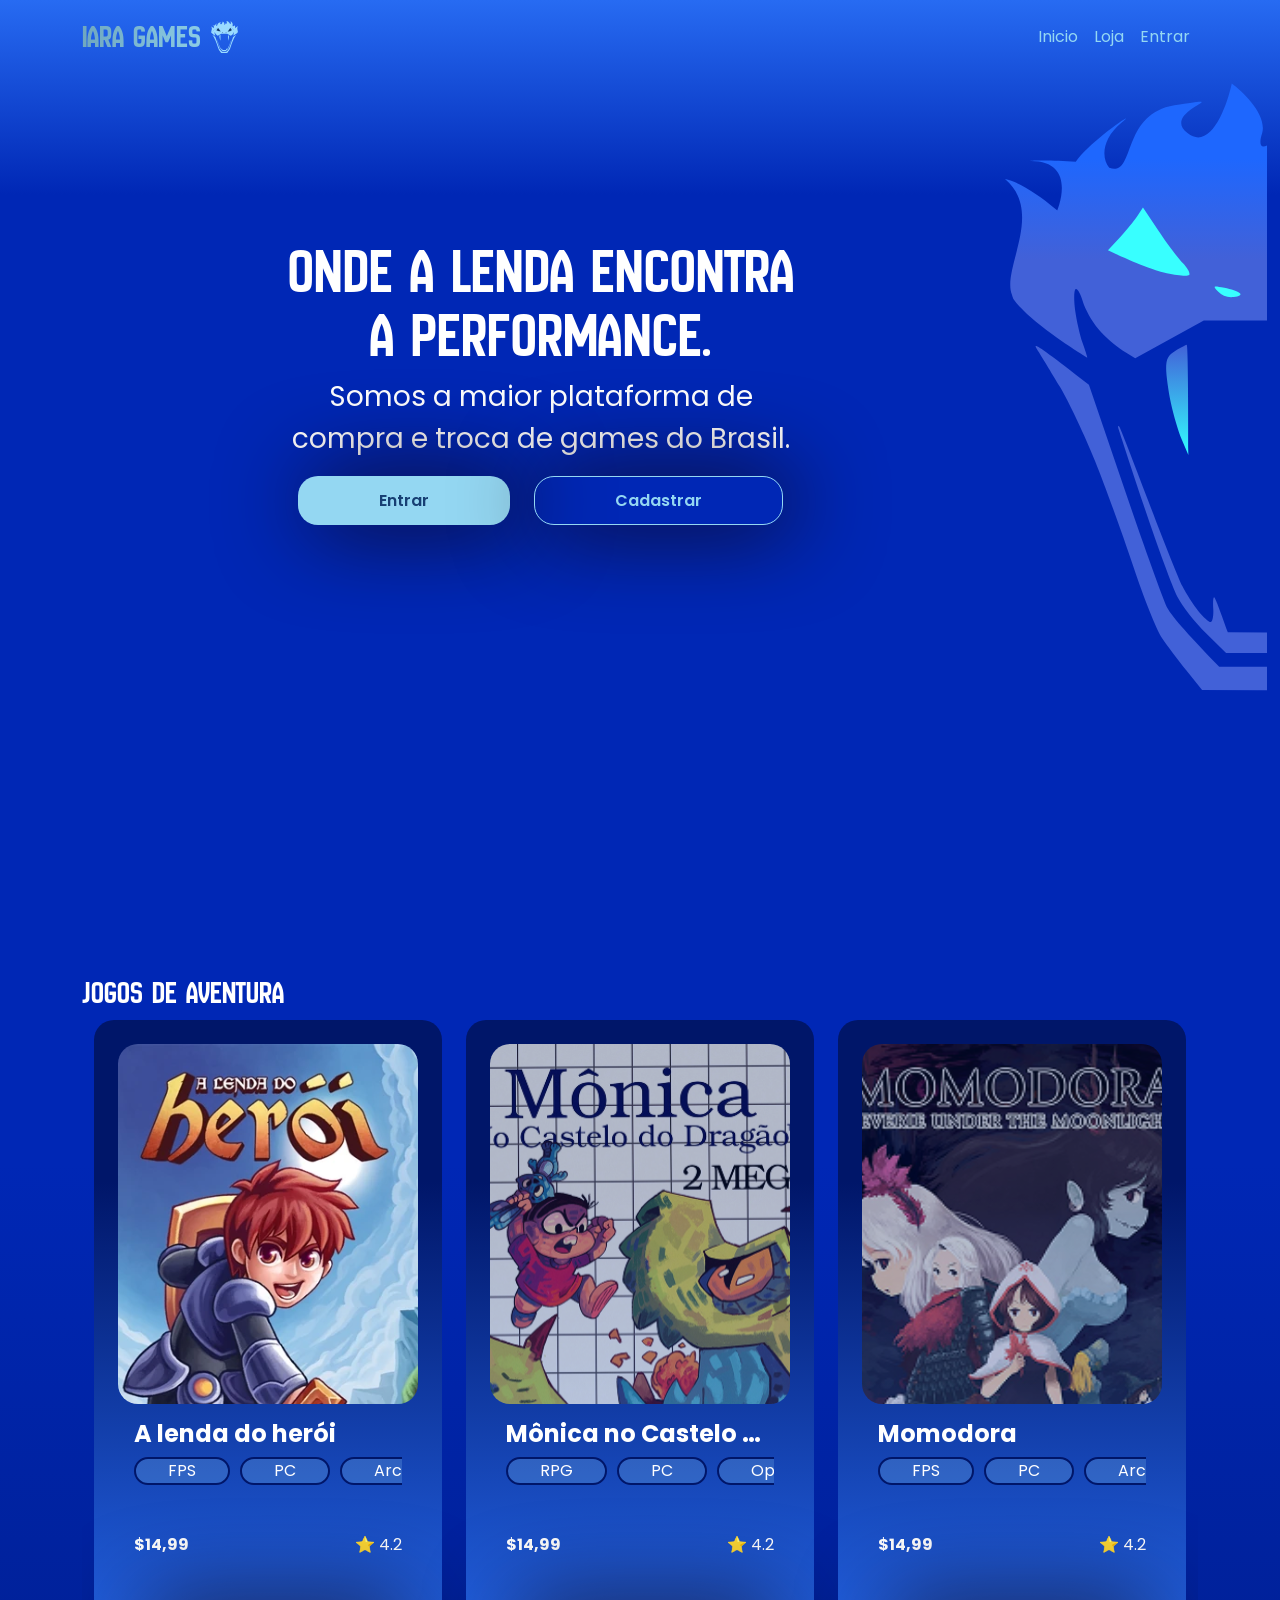
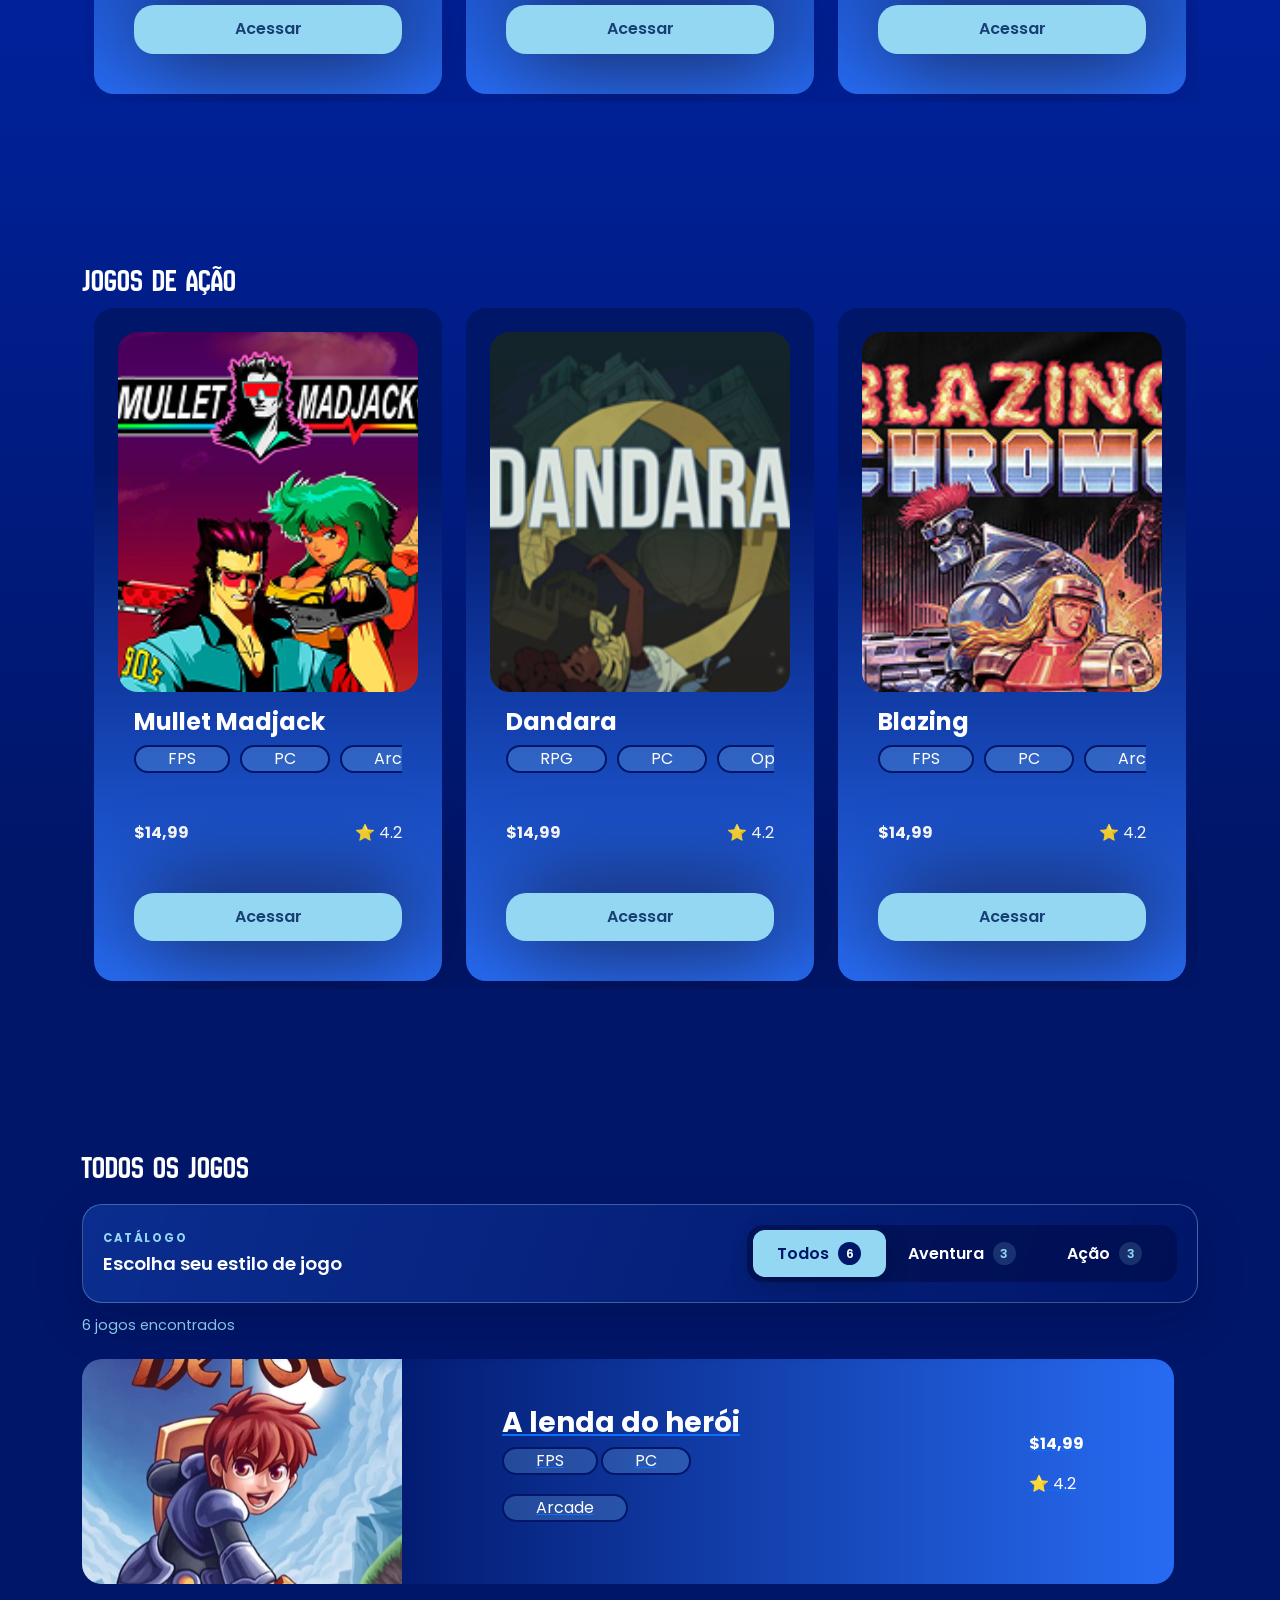
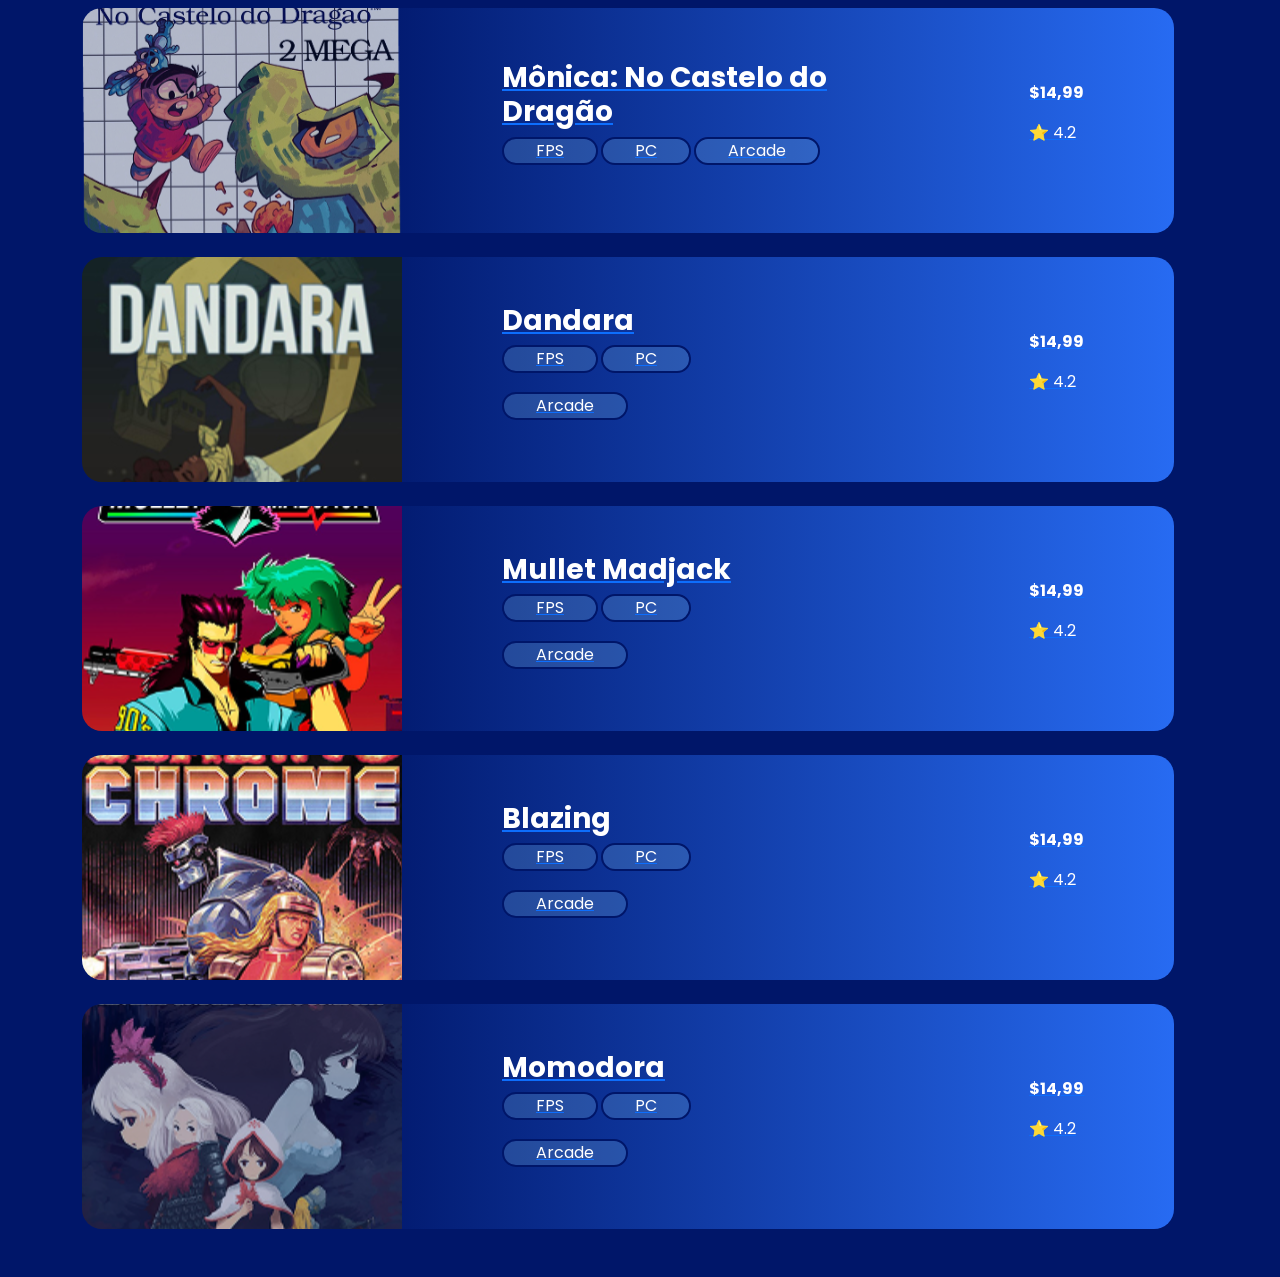
<file: index.html>
<!doctype html> <!--tipo de html a ser usado (html5)-->
<html lang="pt-br"> <!--definindo o idioma do site-->

<head>

    <meta charset="utf-8"> <!--conjunto de caracteres-->

    <!--responsividade (leitura do tamanho da tela)-->
    <meta name="viewport" content="width=device-width, initial-scale=1">

    <!-- linkando o html com o css -->
    <link rel="stylesheet" href="Assets/CSS/general-style.css">
    <link rel="stylesheet" href="Assets/CSS/index-style.css">

    <!-- fonte dos títulos e textos -->
    <link rel="preconnect" href="https://fonts.googleapis.com">
    <link rel="preconnect" href="https://fonts.gstatic.com" crossorigin>
    <link
        href="https://fonts.googleapis.com/css2?family=New+Amsterdam&family=Poppins:ital,wght@0,100;0,200;0,300;0,400;0,500;0,600;0,700;0,800;0,900;1,100;1,200;1,300;1,400;1,500;1,600;1,700;1,800;1,900&display=swap"
        rel="stylesheet">

    <!-- icone da pagina -->
    <link rel="icon" href="Assets/Images/favicon.ico" type="image/x-icon">

    <!-- linkando o bootstrap -->
    <link href="https://cdn.jsdelivr.net/npm/bootstrap@5.3.8/dist/css/bootstrap.min.css" rel="stylesheet"
        integrity="sha384-sRIl4kxILFvY47J16cr9ZwB07vP4J8+LH7qKQnuqkuIAvNWLzeN8tE5YBujZqJLB" crossorigin="anonymous">

    <title>Iara Games</title>

</head>

<body>
    <header>
        <!-- cabecalho -->
        <nav class="navbar navbar-expand-lg">
            <div class="container container-fluid">
                <a class="navbar-brand" href="#">
                    <span>Iara Games</span>
                    <img src="Assets/images/logo.svg" alt="Logo Iara Games">
                </a>
                <div class="collapse navbar-collapse" id="navbarText">
                    <ul class="navbar-nav ms-auto mb-lg-0">
                        <li class="nav-item">
                            <a class="nav-link" aria-current="page" href="#">Inicio</a>
                        </li>
                        <li class="nav-item">
                            <a class="nav-link" href="#">Loja</a>
                        </li>
                        <li class="nav-item">
                            <a class="nav-link" href="#">Entrar</a>
                        </li>
                    </ul>
                </div>
            </div>
        </nav>
        <!-- fim do cabecalho -->

        <!-- hero -->
        <div class="hero">
            <div class="hero-container">
                <div class="row justify-content-center text-hero-container">
                    <div class="col-lg-7 text-center hero-content">
                        <h1 class="hero-title">
                            Onde a lenda encontra a performance.
                        </h1>
                        <p class="hero-text">
                            Somos a maior plataforma de compra e troca de games do Brasil.
                        </p>
                        <div class="d-flex justify-content-center gap-4">
                            <a href="#" class="btn button-primary">
                                Entrar
                            </a>
                            <a href="Assets/pages/form.html" class="btn button-secondary">
                                Cadastrar
                            </a>
                        </div>
                    </div>
                </div>
                <img src="Assets/images/bg-hero.svg" alt="Logo do Iara Games">
            </div>
        </div>
    </header>

    <main>
        <!-- jogos de aventura -->
        <section class="store-section">
            <div class="container">
                <h2 class="section-title">
                    Jogos de aventura
                </h2>
                <!-- LINHA -->
                <div class="container-sm">
                    <div class="row flex-nowrap overflow-auto g-4 pb-2 games-row">

                        <!-- CARD 1 -->
                        <div class="col-10 col-sm-8 col-md-5 col-lg-4 flex-shrink-0">
                            <div class="card game-card">
                                <div class="bg-image-card-1"></div>

                                <div class="card-body">
                                    <div>
                                        <h3 class="game-title">
                                            A lenda do herói
                                        </h3>

                                        <div class="game-tags">
                                            <p class="tags">FPS</p>
                                            <p class="tags">PC</p>
                                            <p class="tags">Arcade</p>
                                        </div>
                                    </div>

                                    <div class="game-info">
                                        <p class="game-price">$14,99</p>
                                        <p class="game-rating">⭐ 4.2</p>
                                    </div>

                                    <a href="Assets/pages/gamespage/lenda-do-heroi.html"
                                        class="btn button-primary access-game-btn">
                                        Acessar
                                    </a>
                                </div>
                            </div>
                        </div>

                        <!-- CARD 2 -->
                        <div class="col-10 col-sm-8 col-md-5 col-lg-4 flex-shrink-0">
                            <div class="card game-card">
                                <div class="bg-image-card-3"></div>

                                <div class="card-body">
                                    <div>
                                        <h3 class="game-title">
                                            Mônica no Castelo do Dragão
                                        </h3>

                                        <div class="game-tags">
                                            <p class="tags">RPG</p>
                                            <p class="tags">PC</p>
                                            <p class="tags">Open World</p>
                                        </div>
                                    </div>

                                    <div class="game-info">
                                        <p class="game-price">$14,99</p>
                                        <p class="game-rating">⭐ 4.2</p>
                                    </div>

                                    <a href="Assets/pages/gamespage/monica-game.html"
                                        class="btn button-primary access-game-btn">
                                        Acessar
                                    </a>
                                </div>
                            </div>
                        </div>

                        <!-- CARD 3 -->
                        <div class="col-10 col-sm-8 col-md-5 col-lg-4 flex-shrink-0">
                            <div class="card game-card">
                                <div class="bg-image-card-6"></div>

                                <div class="card-body">
                                    <div>
                                        <h3 class="game-title">
                                            Momodora
                                        </h3>

                                        <div class="game-tags">
                                            <p class="tags">FPS</p>
                                            <p class="tags">PC</p>
                                            <p class="tags">Arcade</p>
                                        </div>
                                    </div>

                                    <div class="game-info">
                                        <p class="game-price">$14,99</p>
                                        <p class="game-rating">⭐ 4.2</p>
                                    </div>

                                    <a href="Assets/pages/gamespage/momodora.html"
                                        class="btn button-primary access-game-btn">
                                        Acessar
                                    </a>
                                </div>
                            </div>
                        </div>

                    </div>
                </div>
            </div>
        </section>

        <!-- jogos de ação -->

        <section class="store-section">
            <div class="container">
                <h2 class="section-title">
                    Jogos de ação
                </h2>
                <!-- LINHA -->
                <div class="container-sm">
                    <div class="row flex-nowrap overflow-auto g-4 pb-2 games-row">
                        <!-- CARD -->
                        <div class="col-10 col-sm-8 col-md-5 col-lg-4 flex-shrink-0">
                            <div class="card game-card">
                                <div class="bg-image-card-4"></div>
                                <div class="card-body">
                                    <div>
                                        <h3 class="game-title">
                                            Mullet Madjack
                                        </h3>
                                        <div class="game-tags">
                                            <p class="tags">FPS</p>
                                            <p class="tags">PC</p>
                                            <p class="tags">Arcade</p>
                                        </div>
                                    </div>
                                    <div class="game-info">
                                        <p class="game-price">
                                            $14,99
                                        </p>
                                        <p class="game-rating">
                                            ⭐ 4.2
                                        </p>
                                    </div>
                                    <a href="Assets/pages/gamespage/mullet-madjack-game.html"
                                        class="btn button-primary access-game-btn">
                                        Acessar
                                    </a>
                                </div>
                            </div>
                        </div>


                        <div class="col-10 col-sm-8 col-md-5 col-lg-4 flex-shrink-0">
                            <div class="card game-card">
                                <div class="bg-image-card-2"></div>
                                <div class="card-body">
                                    <div>
                                        <h3 class="game-title">
                                            Dandara
                                        </h3>
                                        <div class="game-tags">
                                            <p class="tags">RPG</p>
                                            <p class="tags">PC</p>
                                            <p class="tags">Open World</p>
                                        </div>
                                    </div>
                                    <div class="game-info">
                                        <p class="game-price">
                                            $14,99
                                        </p>
                                        <p class="game-rating">
                                            ⭐ 4.2
                                        </p>
                                    </div>
                                    <a href="Assets/pages/gamespage/dandara-game.html"
                                        class="btn button-primary access-game-btn">
                                        Acessar
                                    </a>
                                </div>
                            </div>
                        </div>

                        <div class="col-10 col-sm-8 col-md-5 col-lg-4 flex-shrink-0">
                            <!-- CARD -->
                            <div class="card game-card">
                                <div class="bg-image-card-5"></div>
                                <div class="card-body">
                                    <div>
                                        <h3 class="game-title">
                                            Blazing
                                        </h3>
                                        <div class="game-tags">
                                            <p class="tags">FPS</p>
                                            <p class="tags">PC</p>
                                            <p class="tags">Arcade</p>
                                        </div>
                                    </div>
                                    <div class="game-info">
                                        <p class="game-price">
                                            $14,99
                                        </p>
                                        <p class="game-rating">
                                            ⭐ 4.2
                                        </p>
                                    </div>
                                    <a href="Assets/pages/gamespage/blazing-game.html"
                                        class="btn button-primary access-game-btn">
                                        Acessar
                                    </a>
                                </div>
                            </div>
                        </div>
                    </div>


                </div>
            </div>
        </section>


        <section class="games-list-section mb-5">
            <div class="container">
                <h2 class="section-title">
                    Todos os jogos
                </h2>

                <div class="category-filter" aria-labelledby="category-filter-title">
                    <div class="category-filter__intro">
                        <span class="category-filter__eyebrow">CATÁLOGO</span>
                        <p id="category-filter-title">Escolha seu estilo de jogo</p>
                    </div>

                    <div class="category-filter__options" role="group" aria-label="Filtrar jogos por categoria">
                        <button type="button" class="category-filter__button is-active" data-category-filter="todos"
                            aria-pressed="true">
                            Todos <span>6</span>
                        </button>
                        <button type="button" class="category-filter__button" data-category-filter="aventura"
                            aria-pressed="false">
                            Aventura <span>3</span>
                        </button>
                        <button type="button" class="category-filter__button" data-category-filter="acao"
                            aria-pressed="false">
                            Ação <span>3</span>
                        </button>
                    </div>
                </div>

                <p class="category-filter__result" aria-live="polite" aria-atomic="true">6 jogos encontrados</p>

                <!-- LISTA HORIZONTAL -->
                <div class="row g-4 container-sm">
                    <!-- ITEM -->
                    <a href="Assets/pages/gamespage/lenda-do-heroi.html" class="horizontal-game-card"
                        data-game-category="aventura">
                        <div class="container-image"><img src="Assets/images/games/lenda-do-heroi-cover.svg"
                                alt="Capa do jogo A lenda do herói"></div>
                        <div class="horizontal-game-info">
                            <div>
                                <h3>A lenda do herói</h3>
                                <div class="game-tags-horizontal">
                                    <p class="tags">FPS</p>
                                    <p class="tags">PC</p>
                                    <p class="tags">Arcade</p>
                                </div>
                            </div>
                            <div>
                                <p class="game-price">$14,99</p>
                                <p class="game-rating">
                                    ⭐ 4.2
                                </p>
                            </div>
                        </div>
                    </a>

                    <a href="Assets/pages/gamespage/monica-game.html" class="horizontal-game-card"
                        data-game-category="aventura">
                        <div class="container-image"><img src="Assets/images/games/monica-game-cover.svg"
                                alt="Capa do jogo Mônica no Castelo do Dragão">
                        </div>
                        <div class="horizontal-game-info">
                            <div>
                                <h3>Mônica: No Castelo do Dragão</h3>
                                <div class="game-tags-horizontal">
                                    <p class="tags">FPS</p>
                                    <p class="tags">PC</p>
                                    <p class="tags">Arcade</p>
                                </div>
                            </div>
                            <div>
                                <p class="game-price">$14,99</p>
                                <p class="game-rating">
                                    ⭐ 4.2
                                </p>
                            </div>
                        </div>
                    </a>

                    <a href="Assets/pages/gamespage/dandara-game.html" class="horizontal-game-card"
                        data-game-category="acao">
                        <div class="container-image"><img src="Assets/images/games/dandara-game-cover.svg"
                                alt="Capa do jogo dandara">
                        </div>
                        <div class="horizontal-game-info">
                            <div>
                                <h3>Dandara</h3>
                                <div class="game-tags-horizontal">
                                    <p class="tags">FPS</p>
                                    <p class="tags">PC</p>
                                    <p class="tags">Arcade</p>
                                </div>
                            </div>
                            <div>
                                <p class="game-price">$14,99</p>
                                <p class="game-rating">
                                    ⭐ 4.2
                                </p>
                            </div>
                        </div>
                    </a>

                    <a href="Assets/pages/gamespage/mullet-madjack-game.html" class="horizontal-game-card"
                        data-game-category="acao">
                        <div class="container-image"><img src="Assets/images/games/mullet-madjack-game-cover.svg"
                                alt="Capa do jogo Mullet Madjack">
                        </div>
                        <div class="horizontal-game-info">
                            <div>
                                <h3>Mullet Madjack</h3>
                                <div class="game-tags-horizontal">
                                    <p class="tags">FPS</p>
                                    <p class="tags">PC</p>
                                    <p class="tags">Arcade</p>
                                </div>
                            </div>
                            <div>
                                <p class="game-price">$14,99</p>
                                <p class="game-rating">
                                    ⭐ 4.2
                                </p>
                            </div>
                        </div>
                    </a>

                    <a href="Assets/pages/gamespage/blazing-game.html" class="horizontal-game-card"
                        data-game-category="acao">
                        <div class="container-image"><img src="Assets/images/games/blazing-game-cover.svg"
                                alt="Capa do jogo Blazing">
                        </div>
                        <div class="horizontal-game-info">
                            <div>
                                <h3>Blazing</h3>
                                <div class="game-tags-horizontal">
                                    <p class="tags">FPS</p>
                                    <p class="tags">PC</p>
                                    <p class="tags">Arcade</p>
                                </div>
                            </div>
                            <div>
                                <p class="game-price">$14,99</p>
                                <p class="game-rating">
                                    ⭐ 4.2
                                </p>
                            </div>
                        </div>
                    </a>

                    <a href="Assets/pages/gamespage/momodora.html" class="horizontal-game-card"
                        data-game-category="aventura">
                        <div class="container-image"><img src="Assets/images/games/momodora-game-cover.svg"
                                alt="Capa do jogo Momodora">
                        </div>
                        <div class="horizontal-game-info">
                            <div>
                                <h3>Momodora</h3>
                                <div class="game-tags-horizontal">
                                    <p class="tags">FPS</p>
                                    <p class="tags">PC</p>
                                    <p class="tags">Arcade</p>
                                </div>
                            </div>
                            <div>
                                <p class="game-price">$14,99</p>
                                <p class="game-rating">
                                    ⭐ 4.2
                                </p>
                            </div>
                        </div>
                    </a>
                </div>
        </section>
    </main>

    <script src="Assets/JS/filterGames.js"></script>

</body>

</html>
</file>
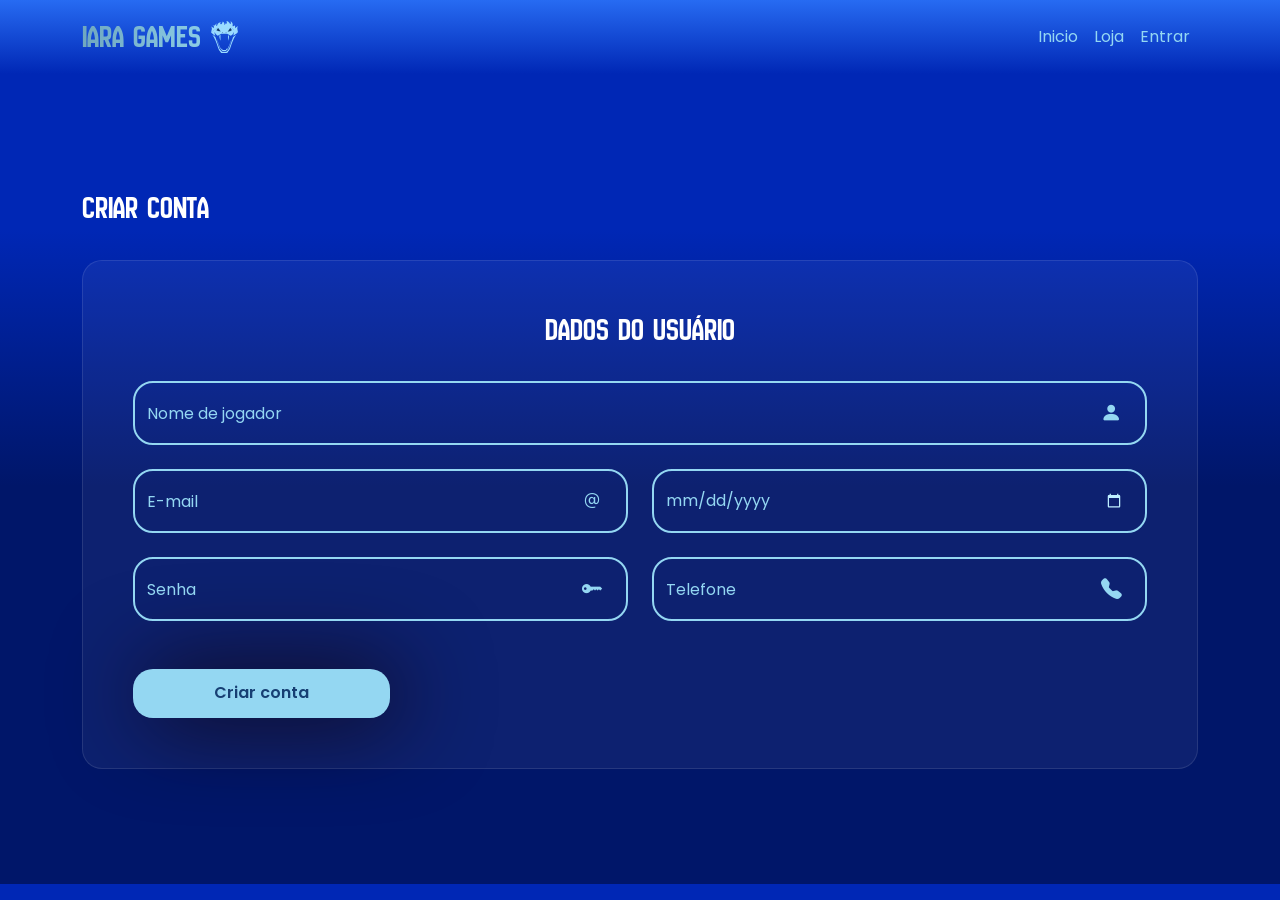
<file: Assets/pages/form.html>
<!DOCTYPE html>
<html lang="pt-BR">

<head>

    <meta charset="UTF-8">

    <meta name="viewport" content="width=device-width, initial-scale=1.0">

    <!-- linkando o html com o css -->
    <link rel="stylesheet" href="../CSS/general-style.css">
    <link rel="stylesheet" href="../CSS/form-style.css">

    <!-- fonte dos títulos e textos -->
    <link rel="preconnect" href="https://fonts.googleapis.com">
    <link rel="preconnect" href="https://fonts.gstatic.com" crossorigin>
    <link
        href="https://fonts.googleapis.com/css2?family=New+Amsterdam&family=Poppins:ital,wght@0,100;0,200;0,300;0,400;0,500;0,600;0,700;0,800;0,900;1,100;1,200;1,300;1,400;1,500;1,600;1,700;1,800;1,900&display=swap"
        rel="stylesheet">

    <!-- icone da pagina -->
    <link rel="icon" href="../images/favicon.ico" type="image/x-icon">

    <title>Cadastro | Iara Games</title>

    <link href="https://cdn.jsdelivr.net/npm/bootstrap@5.3.8/dist/css/bootstrap.min.css" rel="stylesheet"
        integrity="sha384-sRIl4kxILFvY47J16cr9ZwB07vP4J8+LH7qKQnuqkuIAvNWLzeN8tE5YBujZqJLB" crossorigin="anonymous">

    <link rel="stylesheet" href="https://cdn.jsdelivr.net/npm/bootstrap-icons@1.11.3/font/bootstrap-icons.min.css">



</head>

<body>

    <!-- NAVBAR -->
    <header>
        <!-- cabecalho -->
        <nav class="navbar navbar-expand-lg">
            <div class="container container-fluid">
                <a class="navbar-brand" href="#">
                    <span>Iara Games</span>
                    <img src="../images/logo.svg" alt="Logo Iara Games">
                </a>
                <div class="collapse navbar-collapse" id="navbarText">
                    <ul class="navbar-nav ms-auto mb-lg-0">
                        <li class="nav-item">
                            <a class="nav-link" aria-current="page" href="../../index.html">Inicio</a>
                        </li>
                        <li class="nav-item">
                            <a class="nav-link" href="../../index.html">Loja</a>
                        </li>
                        <li class="nav-item">
                            <a class="nav-link" href="#">Entrar</a>
                        </li>
                    </ul>
                </div>
            </div>
        </nav>
        <!-- fim do cabecalho -->
    </header>

    <!-- MAIN -->
    <main>

        <section class="container-sm">

            <h2 class="register-title">
                Criar conta
            </h2>

            <!-- FORM BOX -->
            <div class="register-box">

                <h2 class="form-title">
                    Dados do usuário
                </h2>

                <form>

                    <div class="row g-4">

                        <!-- NOME -->
                        <div class="col-12">

                            <div class="input-wrapper">

                                <input type="text" class="form-control custom-input" placeholder="Nome de jogador">

                                <i class="bi bi-person-fill input-icon"></i>

                            </div>

                        </div>

                        <!-- EMAIL -->
                        <div class="col-md-6">

                            <div class="input-wrapper">

                                <input type="email" class="form-control custom-input" placeholder="E-mail">

                                <i class="bi bi-at input-icon"></i>

                            </div>

                        </div>

                        <!-- NASCIMENTO -->
                        <div class="col-md-6">

                            <div class="input-wrapper">

                                <input type="date" class="form-control custom-input">

                            </div>

                        </div>

                        <!-- SENHA -->
                        <div class="col-md-6">

                            <div class="input-wrapper">

                                <input type="password" class="form-control custom-input" placeholder="Senha">

                                <i class="bi bi-key-fill input-icon"></i>

                            </div>

                        </div>

                        <!-- TELEFONE -->
                        <div class="col-md-6">

                            <div class="input-wrapper">

                                <input type="tel" class="form-control custom-input" placeholder="Telefone">

                                <i class="bi bi-telephone-fill input-icon"></i>

                            </div>

                        </div>

                    </div>

                    <!-- BOTÃO -->
                    <div class="text-end mt-5">

                        <button type="submit" class="btn button-primary">

                            Criar conta

                        </button>

                    </div>

                </form>

            </div>

        </section>

    </main>
</body>

</html>
</file>
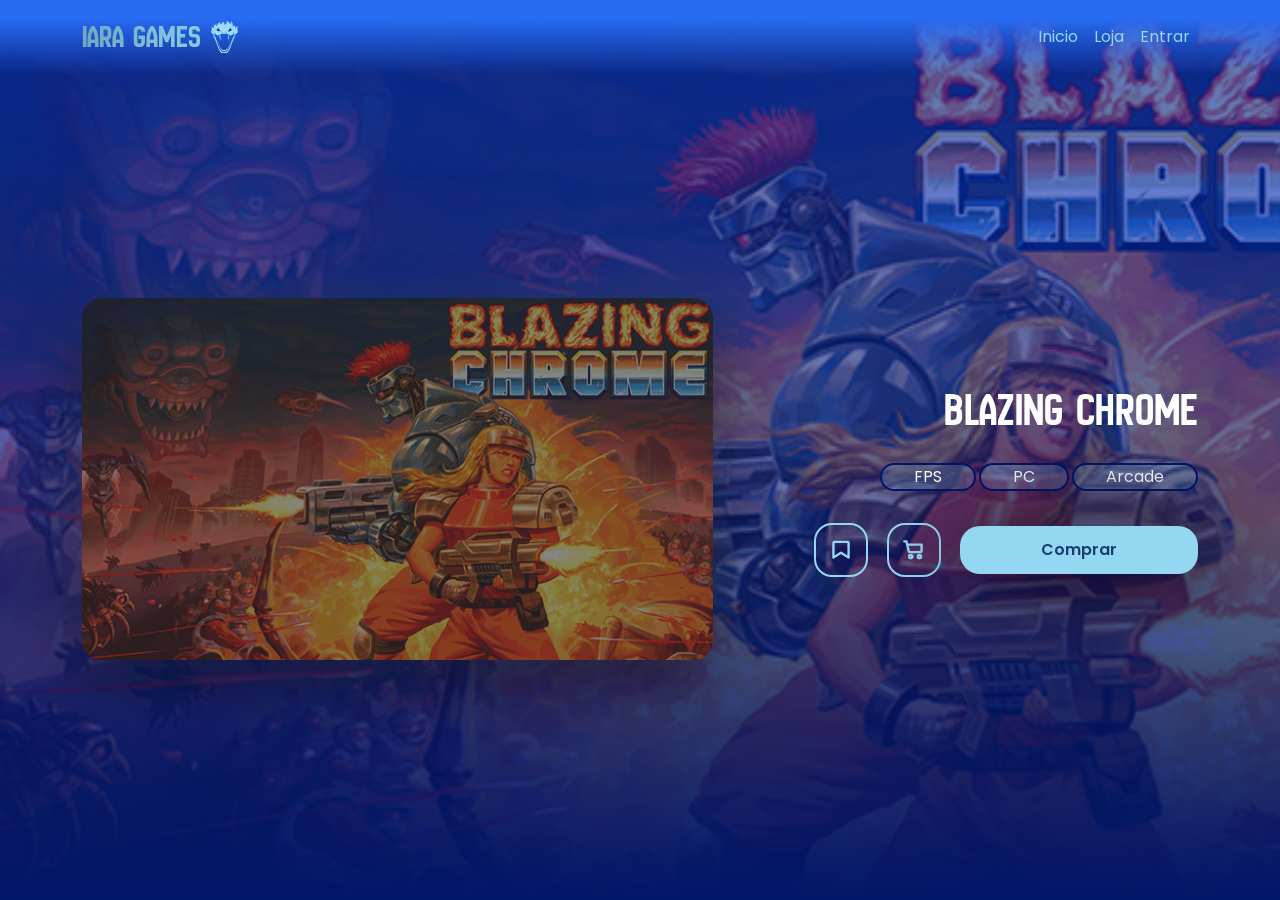
<file: Assets/pages/gamespage/blazing-game.html>
<!DOCTYPE html>
<html lang="pt-BR">

<head>

    <meta charset="UTF-8">

    <meta name="viewport" content="width=device-width, initial-scale=1.0">

    <!-- fonte dos títulos e textos -->
    <link rel="preconnect" href="https://fonts.googleapis.com">
    <link rel="preconnect" href="https://fonts.gstatic.com" crossorigin>
    <link
        href="https://fonts.googleapis.com/css2?family=New+Amsterdam&family=Poppins:ital,wght@0,100;0,200;0,300;0,400;0,500;0,600;0,700;0,800;0,900;1,100;1,200;1,300;1,400;1,500;1,600;1,700;1,800;1,900&display=swap"
        rel="stylesheet">

    <!-- icone da pagina -->
    <link rel="icon" href="/Assets/Images/favicon.ico" type="image/x-icon">

    <!-- linkando o bootstrap -->

    <link href="https://cdn.jsdelivr.net/npm/bootstrap@5.3.8/dist/css/bootstrap.min.css" rel="stylesheet"
        integrity="sha384-sRIl4kxILFvY47J16cr9ZwB07vP4J8+LH7qKQnuqkuIAvNWLzeN8tE5YBujZqJLB" crossorigin="anonymous">

    <title>Blazing</title>

    <link rel="stylesheet" href="../../CSS/general-style.css">
    <link rel="stylesheet" href="../../CSS/gamepage-style.css">

</head>

<body class="game-6">
    <header>
        <!-- cabecalho -->
        <nav class="navbar navbar-expand-lg">
            <div class="container container-fluid">
                <a class="navbar-brand" href="../../../index.html">
                    <span>Iara Games</span>
                    <img src="../../images/logo.svg" alt="Logo Iara Games">
                </a>
                <div class="collapse navbar-collapse" id="navbarText">
                    <ul class="navbar-nav ms-auto mb-lg-0">
                        <li class="nav-item">
                            <a class="nav-link" aria-current="page" href="../../../index.html">Inicio</a>
                        </li>
                        <li class="nav-item">
                            <a class="nav-link" href="#">Loja</a>
                        </li>
                        <li class="nav-item">
                            <a class="nav-link" href="#">Entrar</a>
                        </li>
                    </ul>
                </div>
            </div>
        </nav>

    </header>

    <!-- PÁGINA -->
    <main>

        <!-- CONTEÚDO -->
        <section class="game-content">

            <div class="container">

                <div class="row align-items-center g-5">

                    <!-- IMAGEM -->
                    <div class="col-lg-7">

                        <div class="banner-wrapper">

                            <img src="../../images/banners/blazing.svg" alt="Banner do jogo"
                                class="img-fluid game-banner">

                        </div>

                    </div>

                    <!-- INFO -->
                    <div class="col-lg-5">

                        <div class="game-info-box">

                            <h1 class="game-title">

                                Blazing Chrome

                            </h1>

                            <div class="game-tags">

                                <p class="tags">FPS</p>
                                <p class="tags">PC</p>
                                <p class="tags">Arcade</p>

                            </div>

                            <div class="game-buttons">

                                <button class="btn button-secondary button-icon save-button" type="button" aria-label="Salvar jogo" aria-pressed="false">
                                    <svg viewBox="0 0 24 24" aria-hidden="true">
                                        <path d="M6 4.5h12a1 1 0 0 1 1 1V19l-7-4.5L5 19V5.5a1 1 0 0 1 1-1Z"></path>
                                    </svg>
                                </button>

                                <button class="btn button-secondary button-icon cart-button" type="button" aria-label="Adicionar ao carrinho" aria-pressed="false">
                                    <svg viewBox="0 0 24 24" aria-hidden="true">
                                        <circle cx="9" cy="18" r="1.5"></circle>
                                        <circle cx="17" cy="18" r="1.5"></circle>
                                        <path d="M3 4h2l2.1 9.2a1 1 0 0 0 1 .8h9.9a1 1 0 0 0 1-.8L19 7H7"></path>
                                    </svg>
                                </button>

                                <button class="btn button-primary">

                                    Comprar

                                </button>

                            </div>

                        </div>

                    </div>

                </div>

            </div>

        </section>

    </main>

    <script src="../../JS/saveGame.js"></script>

</body>

</html>
</file>
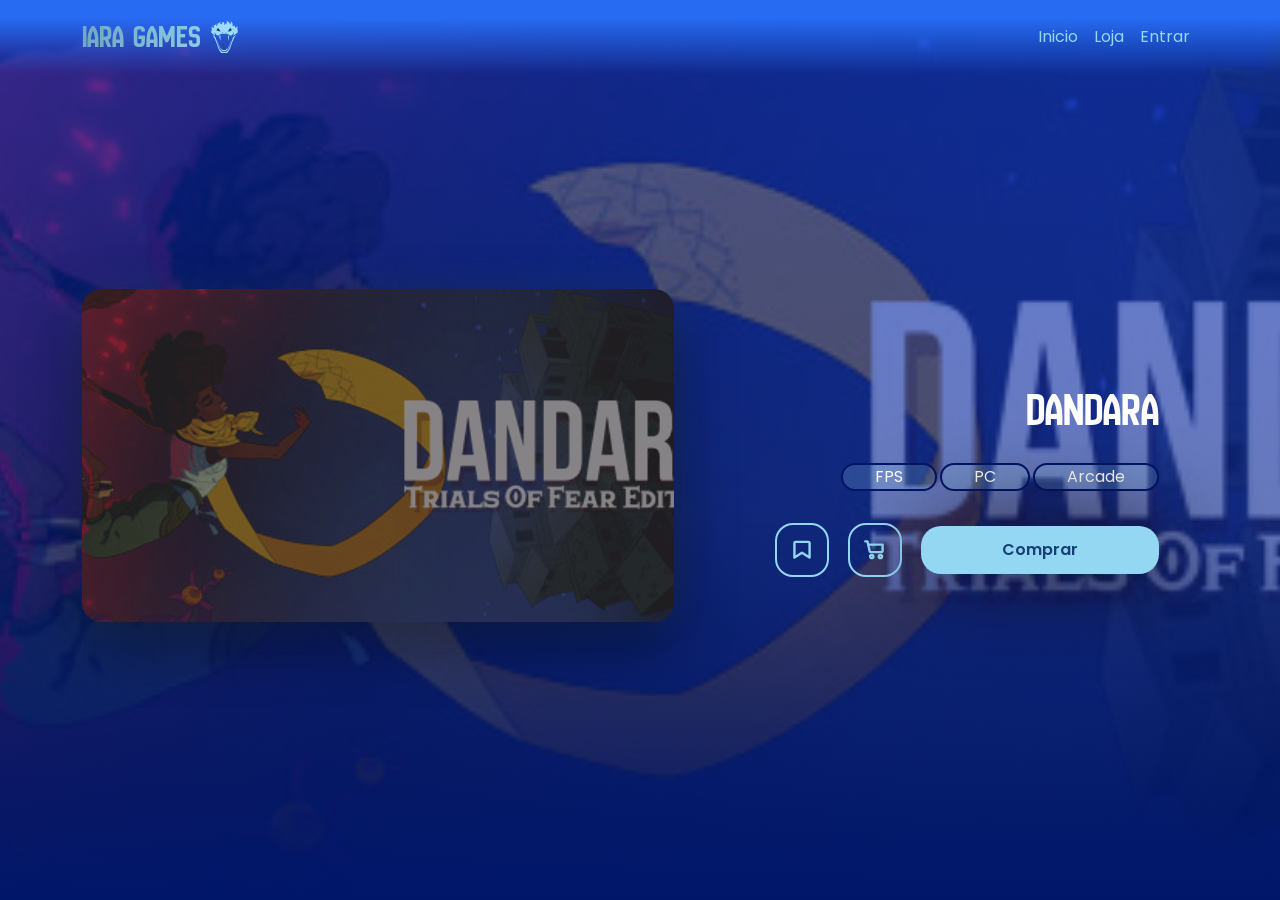
<file: Assets/pages/gamespage/dandara-game.html>
<!DOCTYPE html>
<html lang="pt-BR">

<head>

    <meta charset="utf-8"> <!--conjunto de caracteres-->

    <!--responsividade (leitura do tamanho da tela)-->
    <meta name="viewport" content="width=device-width, initial-scale=1">

    <!-- linkando o html com o css -->
    <link rel="stylesheet" href="../../CSS/general-style.css">
    <link rel="stylesheet" href="../../CSS/gamepage-style.css">

    <!-- fonte dos títulos e textos -->
    <link rel="preconnect" href="https://fonts.googleapis.com">
    <link rel="preconnect" href="https://fonts.gstatic.com" crossorigin>
    <link
        href="https://fonts.googleapis.com/css2?family=New+Amsterdam&family=Poppins:ital,wght@0,100;0,200;0,300;0,400;0,500;0,600;0,700;0,800;0,900;1,100;1,200;1,300;1,400;1,500;1,600;1,700;1,800;1,900&display=swap"
        rel="stylesheet">

    <!-- icone da pagina -->
    <link rel="icon" href="Assets/Images/favicon.ico" type="image/x-icon">

    <!-- linkando o bootstrap -->
    <link href="https://cdn.jsdelivr.net/npm/bootstrap@5.3.8/dist/css/bootstrap.min.css" rel="stylesheet"
        integrity="sha384-sRIl4kxILFvY47J16cr9ZwB07vP4J8+LH7qKQnuqkuIAvNWLzeN8tE5YBujZqJLB" crossorigin="anonymous">

    <title>Dandara</title>

</head>

<body class="game-5">

    <header>
        <!-- cabecalho -->
        <nav class="navbar navbar-expand-lg">
            <div class="container container-fluid">
                <a class="navbar-brand" href="../../../index.html">
                    <span>Iara Games</span>
                    <img src="../../images/logo.svg" alt="Logo Iara Games">
                </a>
                <div class="collapse navbar-collapse" id="navbarText">
                    <ul class="navbar-nav ms-auto mb-lg-0">
                        <li class="nav-item">
                            <a class="nav-link" aria-current="page" href="../../../index.html">Inicio</a>
                        </li>
                        <li class="nav-item">
                            <a class="nav-link" href="#">Loja</a>
                        </li>
                        <li class="nav-item">
                            <a class="nav-link" href="#">Entrar</a>
                        </li>
                    </ul>
                </div>
            </div>
        </nav>

    </header>

    <!-- PÁGINA -->
    <main>

        <!-- CONTEÚDO -->
        <section class="game-content">

            <div class="container">

                <div class="row align-items-center g-5">

                    <!-- IMAGEM -->
                    <div class="col-lg-7 image-container">

                        <div class="banner-wrapper">

                            <img src="../../images/banners/dandara.svg" alt="Banner do jogo"
                                class="img-fluid game-banner">

                        </div>

                    </div>

                    <!-- INFO -->
                    <div class="col-lg-5">

                        <div class="game-info-box">

                            <h1 class="game-title">

                                Dandara

                            </h1>

                            <div class="game-tags">

                                <p class="tags">FPS</p>
                                <p class="tags">PC</p>
                                <p class="tags">Arcade</p>

                            </div>

                            <div class="game-buttons">

                                <button class="btn button-secondary button-icon save-button" type="button" aria-label="Salvar jogo" aria-pressed="false">
                                    <svg viewBox="0 0 24 24" aria-hidden="true">
                                        <path d="M6 4.5h12a1 1 0 0 1 1 1V19l-7-4.5L5 19V5.5a1 1 0 0 1 1-1Z"></path>
                                    </svg>
                                </button>

                                <button class="btn button-secondary button-icon cart-button" type="button" aria-label="Adicionar ao carrinho" aria-pressed="false">
                                    <svg viewBox="0 0 24 24" aria-hidden="true">
                                        <circle cx="9" cy="18" r="1.5"></circle>
                                        <circle cx="17" cy="18" r="1.5"></circle>
                                        <path d="M3 4h2l2.1 9.2a1 1 0 0 0 1 .8h9.9a1 1 0 0 0 1-.8L19 7H7"></path>
                                    </svg>
                                </button>

                                <button class="btn button-primary">

                                    Comprar

                                </button>

                            </div>

                        </div>

                    </div>

                </div>

            </div>

        </section>

    </main>

    <script src="../../JS/saveGame.js"></script>

</body>

</html>
</file>
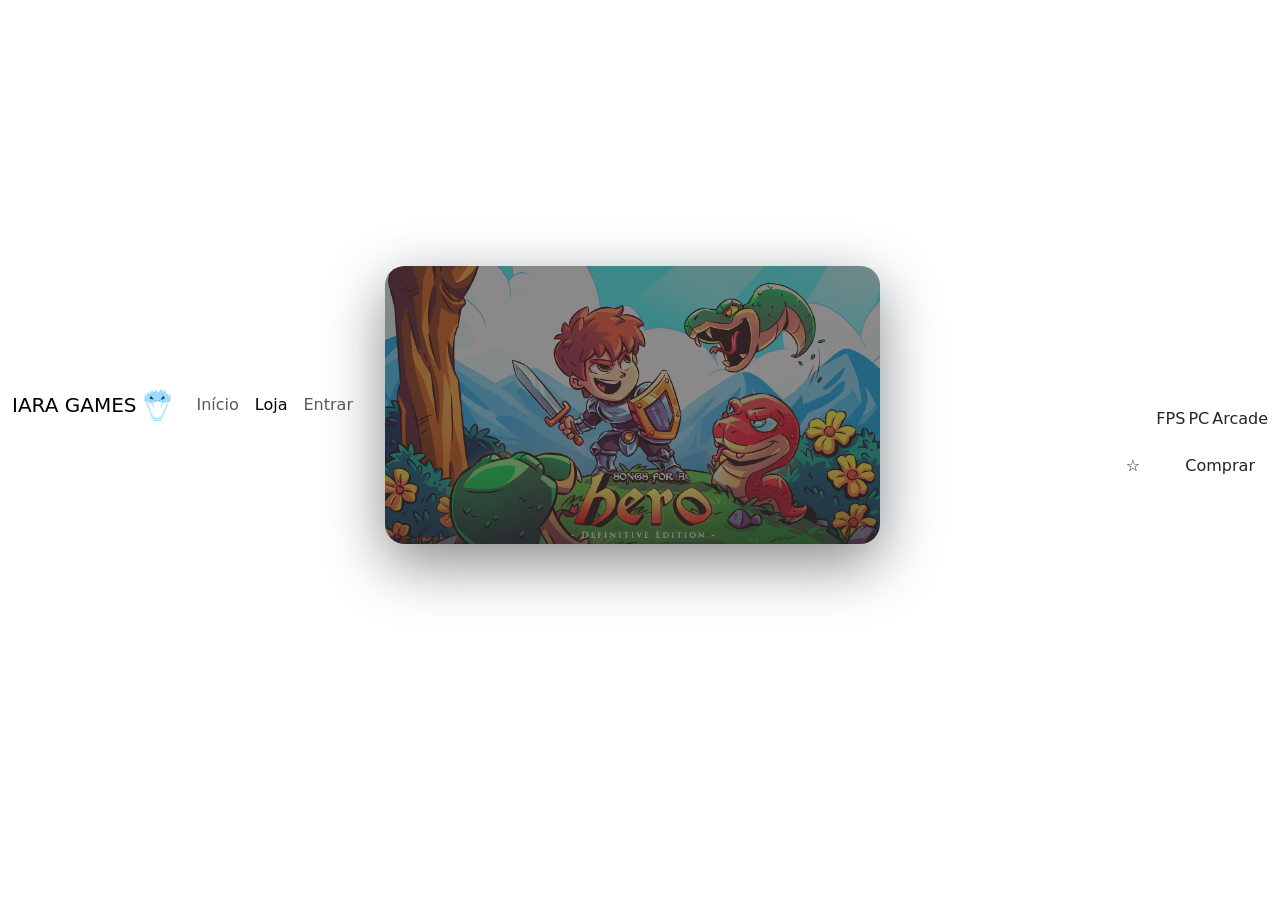
<file: Assets/pages/gamespage/lenda-do-heroi copy 6.html>
<!DOCTYPE html>
<html lang="pt-BR">

<head>

    <meta charset="UTF-8">

    <meta name="viewport" content="width=device-width, initial-scale=1.0">


    <!-- fonte dos títulos -->
    <link rel="preconnect" href="https://fonts.googleapis.com">
    <link rel="preconnect" href="https://fonts.gstatic.com" crossorigin>
    <link href="https://fonts.googleapis.com/css2?family=New+Amsterdam&display=swap" rel="stylesheet">

    <!-- fonte dos textos -->
    <link rel="preconnect" href="https://fonts.googleapis.com">
    <link rel="preconnect" href="https://fonts.gstatic.com" crossorigin>
    <link
        href="https://fonts.googleapis.com/css2?family=New+Amsterdam&family=Poppins:ital,wght@0,100;0,200;0,300;0,400;0,500;0,600;0,700;0,800;0,900;1,100;1,200;1,300;1,400;1,500;1,600;1,700;1,800;1,900&display=swap"
        rel="stylesheet">

    <!-- icone da pagina -->
    <link rel="icon" href="/Assets/Images/favicon.ico" type="image/x-icon">

    <!-- linkando o bootstrap -->

    <link href="https://cdn.jsdelivr.net/npm/bootstrap@5.3.8/dist/css/bootstrap.min.css" rel="stylesheet"
        integrity="sha384-sRIl4kxILFvY47J16cr9ZwB07vP4J8+LH7qKQnuqkuIAvNWLzeN8tE5YBujZqJLB" crossorigin="anonymous">

    <title>A Lenda do Herói</title>

    <link rel="stylesheet" href="/Assets/CSS/gamepage-style.css">

</head>
<body>

    <!-- PÁGINA -->
    <main class="game-page heroi-page">

        <!-- OVERLAY -->
        <div class="game-overlay"></div>

        <!-- NAVBAR -->
        <nav class="navbar navbar-expand-lg navbar-transparent">

            <div class="container">

                <!-- LOGO -->
                <a class="navbar-brand d-flex align-items-center gap-2"
                    href="/index.html">

                    IARA GAMES

                    <img src="/Assets/images/logo.svg"
                        alt="Logo Iara Games"
                        class="logo-icon">

                </a>

                <!-- MENU -->
                <div class="collapse navbar-collapse">

                    <ul class="navbar-nav ms-auto">

                        <li class="nav-item">
                            <a class="nav-link" href="/index.html">
                                Início
                            </a>
                        </li>

                        <li class="nav-item">
                            <a class="nav-link active" href="#">
                                Loja
                            </a>
                        </li>

                        <li class="nav-item">
                            <a class="nav-link" href="#">
                                Entrar
                            </a>
                        </li>

                    </ul>

                </div>

            </div>

        </nav>

        <!-- CONTEÚDO -->
        <section class="game-content">

            <div class="container">

                <div class="row align-items-center g-5">

                    <!-- IMAGEM -->
                    <div class="col-lg-7">

                        <div class="banner-wrapper">

                            <img src="/Assets/images/banners/lenda-do-heroi.png"
                                alt="Banner do jogo"
                                class="img-fluid game-banner">

                        </div>

                    </div>

                    <!-- INFO -->
                    <div class="col-lg-5">

                        <div class="game-info-box">

                            <h1 class="game-title">

                                A LENDA DO HERÓI

                            </h1>

                            <div class="game-tags">

                                <span>FPS</span>
                                <span>PC</span>
                                <span>Arcade</span>

                            </div>

                            <div class="game-buttons">

                                <button class="btn favorite-btn">

                                    ☆

                                </button>

                                <button class="btn buy-btn">

                                    Comprar

                                </button>

                            </div>

                        </div>

                    </div>

                </div>

            </div>

        </section>

    </main>

</body>

</html>
</file>
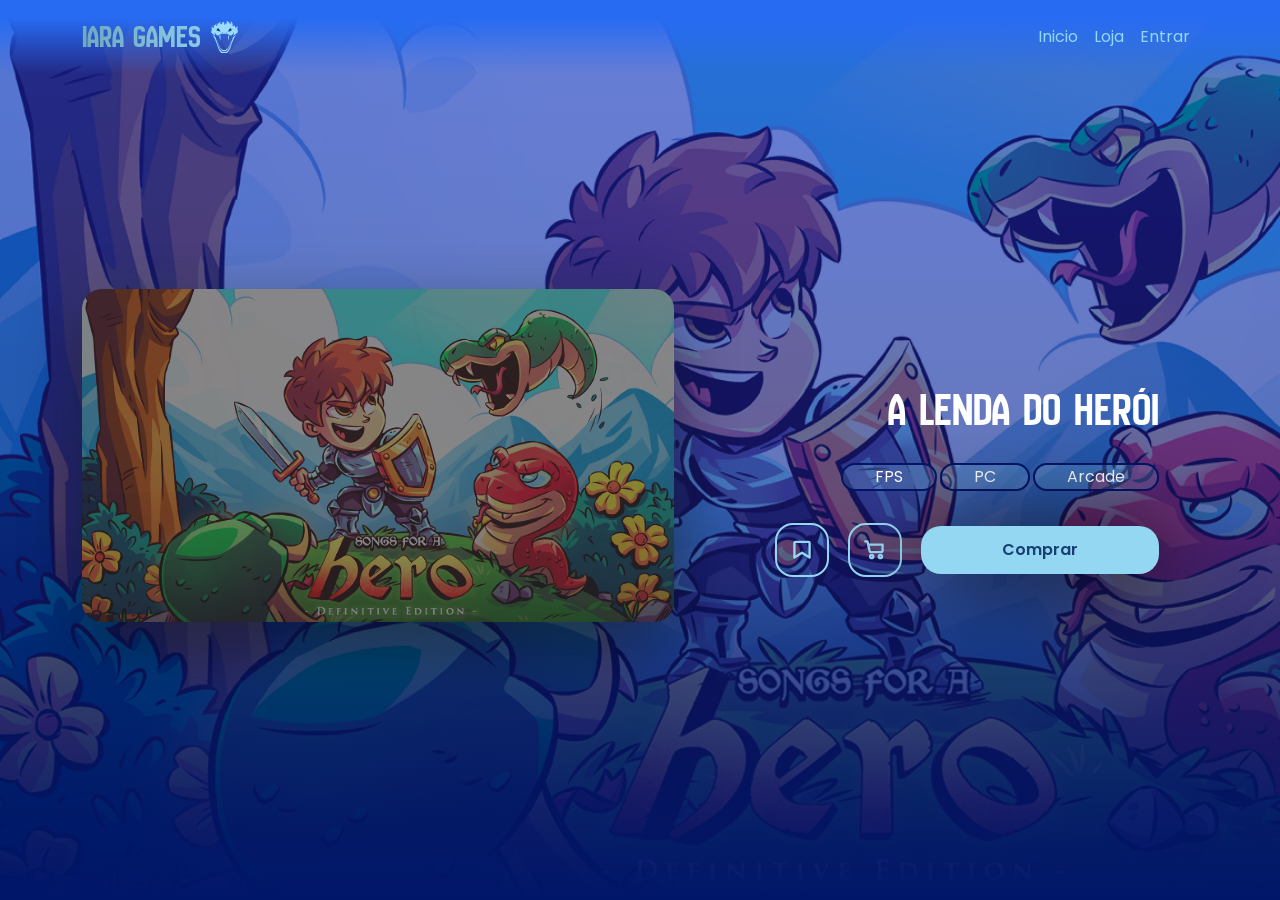
<file: Assets/pages/gamespage/lenda-do-heroi.html>
<!DOCTYPE html>
<html lang="pt-BR">

<head>

    <meta charset="UTF-8">

    <meta name="viewport" content="width=device-width, initial-scale=1.0">

    <!-- fonte dos títulos e textos -->
    <link rel="preconnect" href="https://fonts.googleapis.com">
    <link rel="preconnect" href="https://fonts.gstatic.com" crossorigin>
    <link
        href="https://fonts.googleapis.com/css2?family=New+Amsterdam&family=Poppins:ital,wght@0,100;0,200;0,300;0,400;0,500;0,600;0,700;0,800;0,900;1,100;1,200;1,300;1,400;1,500;1,600;1,700;1,800;1,900&display=swap"
        rel="stylesheet">

    <!-- icone da pagina -->
    <link rel="icon" href="/Assets/Images/favicon.ico" type="image/x-icon">

    <!-- linkando o bootstrap -->

    <link href="https://cdn.jsdelivr.net/npm/bootstrap@5.3.8/dist/css/bootstrap.min.css" rel="stylesheet"
        integrity="sha384-sRIl4kxILFvY47J16cr9ZwB07vP4J8+LH7qKQnuqkuIAvNWLzeN8tE5YBujZqJLB" crossorigin="anonymous">

    <title>A Lenda do Herói</title>

    <link rel="stylesheet" href="../../CSS/general-style.css">
    <link rel="stylesheet" href="../../CSS/gamepage-style.css">

</head>

<body class="game-1">

    <header>
        <!-- cabecalho -->
        <nav class="navbar navbar-expand-lg">
            <div class="container container-fluid">
                <a class="navbar-brand" href="../../../index.html">
                    <span>Iara Games</span>
                    <img src="../../images/logo.svg" alt="Logo Iara Games">
                </a>
                <div class="collapse navbar-collapse" id="navbarText">
                    <ul class="navbar-nav ms-auto mb-lg-0">
                        <li class="nav-item">
                            <a class="nav-link" aria-current="page" href="../../../index.html">Inicio</a>
                        </li>
                        <li class="nav-item">
                            <a class="nav-link" href="#">Loja</a>
                        </li>
                        <li class="nav-item">
                            <a class="nav-link" href="#">Entrar</a>
                        </li>
                    </ul>
                </div>
            </div>
        </nav>

    </header>

    <!-- PÁGINA -->
    <main>

        <!-- CONTEÚDO -->
        <section class="game-content">

            <div class="container">

                <div class="row align-items-center g-5">

                    <!-- IMAGEM -->
                    <div class="col-lg-7 image-container">

                        <div class="banner-wrapper">

                            <img src="../../images/banners/lenda-do-heroi.png" alt="Banner do jogo"
                                class="img-fluid game-banner">

                        </div>

                    </div>

                    <!-- INFO -->
                    <div class="col-lg-5">

                        <div class="game-info-box">

                            <h2 class="game-title">

                                A LENDA DO HERÓI

                            </h2>

                            <div class="game-tags">

                                <p class="tags">FPS</p>
                                <p class="tags">PC</p>
                                <p class="tags">Arcade</p>

                            </div>

                            <div class="game-buttons">

                                <button class="btn button-secondary button-icon save-button" type="button" aria-label="Salvar jogo" aria-pressed="false">
                                    <svg viewBox="0 0 24 24" aria-hidden="true">
                                        <path d="M6 4.5h12a1 1 0 0 1 1 1V19l-7-4.5L5 19V5.5a1 1 0 0 1 1-1Z"></path>
                                    </svg>
                                </button>

                                <button class="btn button-secondary button-icon cart-button" type="button" aria-label="Adicionar ao carrinho" aria-pressed="false">
                                    <svg viewBox="0 0 24 24" aria-hidden="true">
                                        <circle cx="9" cy="18" r="1.5"></circle>
                                        <circle cx="17" cy="18" r="1.5"></circle>
                                        <path d="M3 4h2l2.1 9.2a1 1 0 0 0 1 .8h9.9a1 1 0 0 0 1-.8L19 7H7"></path>
                                    </svg>
                                </button>

                                <button class="btn button-primary">

                                    Comprar

                                </button>

                            </div>

                        </div>

                    </div>

                </div>

            </div>

        </section>

    </main>

    <script src="../../JS/saveGame.js"></script>

</body>

</html>
</file>
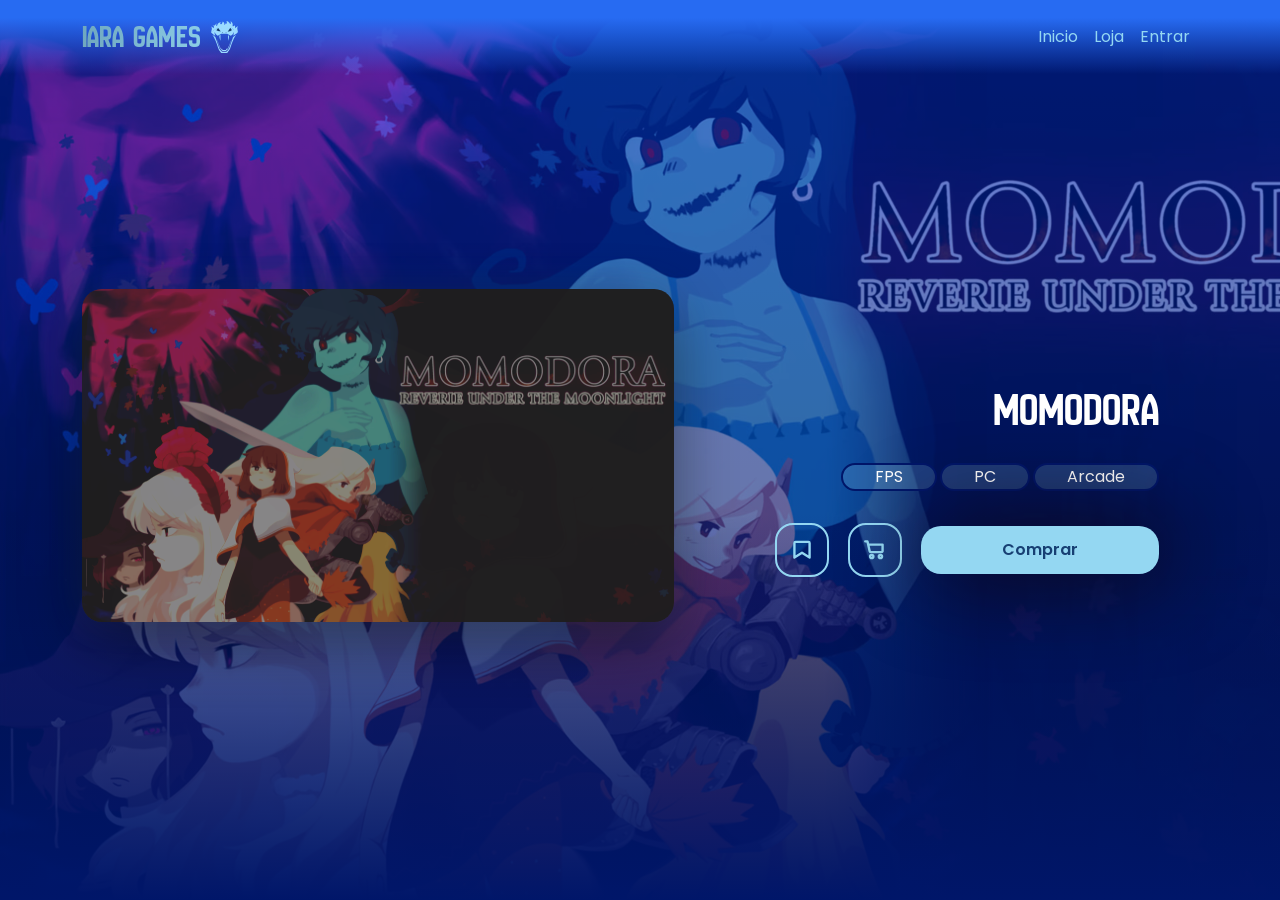
<file: Assets/pages/gamespage/momodora.html>
<!DOCTYPE html>
<html lang="pt-BR">

<head>

    <meta charset="UTF-8">

    <meta name="viewport" content="width=device-width, initial-scale=1.0">

    <!-- fonte dos títulos e textos -->
    <link rel="preconnect" href="https://fonts.googleapis.com">
    <link rel="preconnect" href="https://fonts.gstatic.com" crossorigin>
    <link
        href="https://fonts.googleapis.com/css2?family=New+Amsterdam&family=Poppins:ital,wght@0,100;0,200;0,300;0,400;0,500;0,600;0,700;0,800;0,900;1,100;1,200;1,300;1,400;1,500;1,600;1,700;1,800;1,900&display=swap"
        rel="stylesheet">

    <!-- icone da pagina -->
    <link rel="icon" href="/Assets/Images/favicon.ico" type="image/x-icon">

    <!-- linkando o bootstrap -->

    <link href="https://cdn.jsdelivr.net/npm/bootstrap@5.3.8/dist/css/bootstrap.min.css" rel="stylesheet"
        integrity="sha384-sRIl4kxILFvY47J16cr9ZwB07vP4J8+LH7qKQnuqkuIAvNWLzeN8tE5YBujZqJLB" crossorigin="anonymous">

    <title>Momodora</title>

    <link rel="stylesheet" href="../../CSS/general-style.css">
    <link rel="stylesheet" href="../../CSS/gamepage-style.css">

</head>


<body class="game-3">

    <header>
        <!-- cabecalho -->
        <nav class="navbar navbar-expand-lg">
            <div class="container container-fluid">
                <a class="navbar-brand" href="../../../index.html">
                    <span>Iara Games</span>
                    <img src="../../images/logo.svg" alt="Logo Iara Games">
                </a>
                <div class="collapse navbar-collapse" id="navbarText">
                    <ul class="navbar-nav ms-auto mb-lg-0">
                        <li class="nav-item">
                            <a class="nav-link" aria-current="page" href="../../../index.html">Inicio</a>
                        </li>
                        <li class="nav-item">
                            <a class="nav-link" href="#">Loja</a>
                        </li>
                        <li class="nav-item">
                            <a class="nav-link" href="#">Entrar</a>
                        </li>
                    </ul>
                </div>
            </div>
        </nav>

    </header>

    <!-- PÁGINA -->
    <main>

        <!-- CONTEÚDO -->
        <section class="game-content">

            <div class="container">

                <div class="row align-items-center g-5">

                    <!-- IMAGEM -->
                    <div class="col-lg-7 image-container">

                        <div class="banner-wrapper">

                            <img src="../../images/banners/momodora.svg" alt="Banner do jogo"
                                class="img-fluid game-banner">

                        </div>

                    </div>

                    <!-- INFO -->
                    <div class="col-lg-5">

                        <div class="game-info-box">

                            <h1 class="game-title">

                                Momodora
                            </h1>

                            <div class="game-tags">

                                <p class="tags">FPS</p>
                                <p class="tags">PC</p>
                                <p class="tags">Arcade</p>

                            </div>

                            <div class="game-buttons">

                                <button class="btn button-secondary button-icon save-button" type="button" aria-label="Salvar jogo" aria-pressed="false">
                                    <svg viewBox="0 0 24 24" aria-hidden="true">
                                        <path d="M6 4.5h12a1 1 0 0 1 1 1V19l-7-4.5L5 19V5.5a1 1 0 0 1 1-1Z"></path>
                                    </svg>
                                </button>

                                <button class="btn button-secondary button-icon cart-button" type="button" aria-label="Adicionar ao carrinho" aria-pressed="false">
                                    <svg viewBox="0 0 24 24" aria-hidden="true">
                                        <circle cx="9" cy="18" r="1.5"></circle>
                                        <circle cx="17" cy="18" r="1.5"></circle>
                                        <path d="M3 4h2l2.1 9.2a1 1 0 0 0 1 .8h9.9a1 1 0 0 0 1-.8L19 7H7"></path>
                                    </svg>
                                </button>

                                <button class="btn button-primary">

                                    Comprar

                                </button>

                            </div>

                        </div>

                    </div>

                </div>

            </div>

        </section>

    </main>

    <script src="../../JS/saveGame.js"></script>

</body>

</html>
</file>
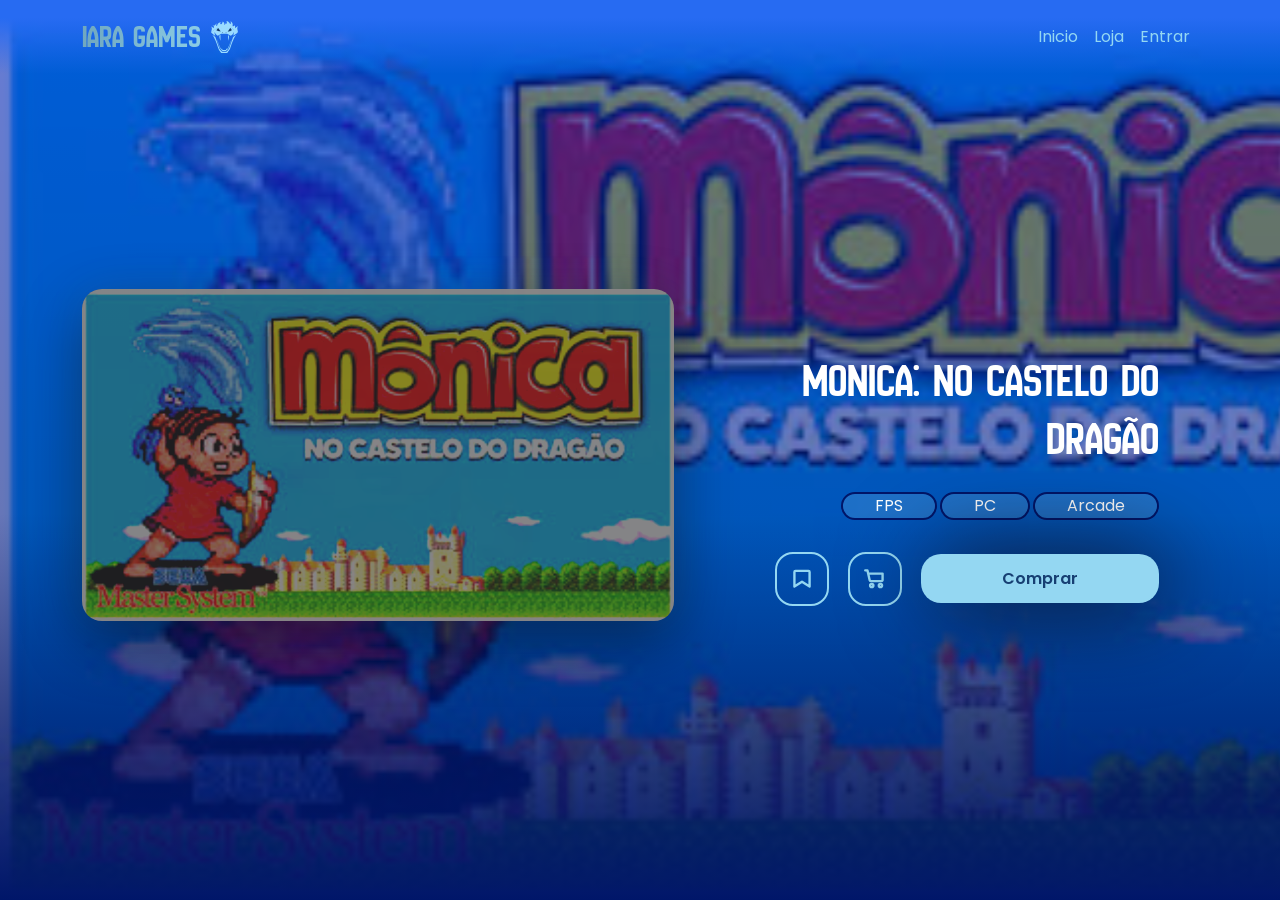
<file: Assets/pages/gamespage/monica-game.html>
<!DOCTYPE html>
<html lang="pt-BR">

<head>

    <meta charset="UTF-8">

    <meta name="viewport" content="width=device-width, initial-scale=1.0">

    <!-- fonte dos títulos e textos -->
    <link rel="preconnect" href="https://fonts.googleapis.com">
    <link rel="preconnect" href="https://fonts.gstatic.com" crossorigin>
    <link
        href="https://fonts.googleapis.com/css2?family=New+Amsterdam&family=Poppins:ital,wght@0,100;0,200;0,300;0,400;0,500;0,600;0,700;0,800;0,900;1,100;1,200;1,300;1,400;1,500;1,600;1,700;1,800;1,900&display=swap"
        rel="stylesheet">

    <!-- icone da pagina -->
    <link rel="icon" href="/Assets/Images/favicon.ico" type="image/x-icon">

    <!-- linkando o bootstrap -->

    <link href="https://cdn.jsdelivr.net/npm/bootstrap@5.3.8/dist/css/bootstrap.min.css" rel="stylesheet"
        integrity="sha384-sRIl4kxILFvY47J16cr9ZwB07vP4J8+LH7qKQnuqkuIAvNWLzeN8tE5YBujZqJLB" crossorigin="anonymous">

    <title>Mônica: No castelo do dragão</title>

    <link rel="stylesheet" href="../../CSS/general-style.css">
    <link rel="stylesheet" href="../../CSS/gamepage-style.css">

</head>

<body class="game-2">

    <header>
        <!-- cabecalho -->
        <nav class="navbar navbar-expand-lg">
            <div class="container container-fluid">
                <a class="navbar-brand" href="../../../index.html">
                    <span>Iara Games</span>
                    <img src="../../images/logo.svg" alt="Logo Iara Games">
                </a>
                <div class="collapse navbar-collapse" id="navbarText">
                    <ul class="navbar-nav ms-auto mb-lg-0">
                        <li class="nav-item">
                            <a class="nav-link" aria-current="page" href="../../../index.html">Inicio</a>
                        </li>
                        <li class="nav-item">
                            <a class="nav-link" href="#">Loja</a>
                        </li>
                        <li class="nav-item">
                            <a class="nav-link" href="#">Entrar</a>
                        </li>
                    </ul>
                </div>
            </div>
        </nav>

    </header>

    <!-- PÁGINA -->
    <main>

        <!-- CONTEÚDO -->
        <section class="game-content">

            <div class="container">

                <div class="row align-items-center g-5">

                    <!-- IMAGEM -->
                    <div class="col-lg-7 image-container">

                        <div class="banner-wrapper">

                            <img src="../../images/banners/monica.svg" alt="Banner do jogo"
                                class="img-fluid game-banner">

                        </div>

                    </div>

                    <!-- INFO -->
                    <div class="col-lg-5">

                        <div class="game-info-box">

                            <h1 class="game-title">

                                Monica: No Castelo do Dragão

                            </h1>

                            <div class="game-tags">

                                <p class="tags">FPS</p>
                                <p class="tags">PC</p>
                                <p class="tags">Arcade</p>

                            </div>

                            <div class="game-buttons">

                                <button class="btn button-secondary button-icon save-button" type="button" aria-label="Salvar jogo" aria-pressed="false">
                                    <svg viewBox="0 0 24 24" aria-hidden="true">
                                        <path d="M6 4.5h12a1 1 0 0 1 1 1V19l-7-4.5L5 19V5.5a1 1 0 0 1 1-1Z"></path>
                                    </svg>
                                </button>

                                <button class="btn button-secondary button-icon cart-button" type="button" aria-label="Adicionar ao carrinho" aria-pressed="false">
                                    <svg viewBox="0 0 24 24" aria-hidden="true">
                                        <circle cx="9" cy="18" r="1.5"></circle>
                                        <circle cx="17" cy="18" r="1.5"></circle>
                                        <path d="M3 4h2l2.1 9.2a1 1 0 0 0 1 .8h9.9a1 1 0 0 0 1-.8L19 7H7"></path>
                                    </svg>
                                </button>

                                <button class="btn button-primary">

                                    Comprar

                                </button>

                            </div>

                        </div>

                    </div>

                </div>

            </div>

        </section>

    </main>

    <script src="../../JS/saveGame.js"></script>

</body>

</html>
</file>
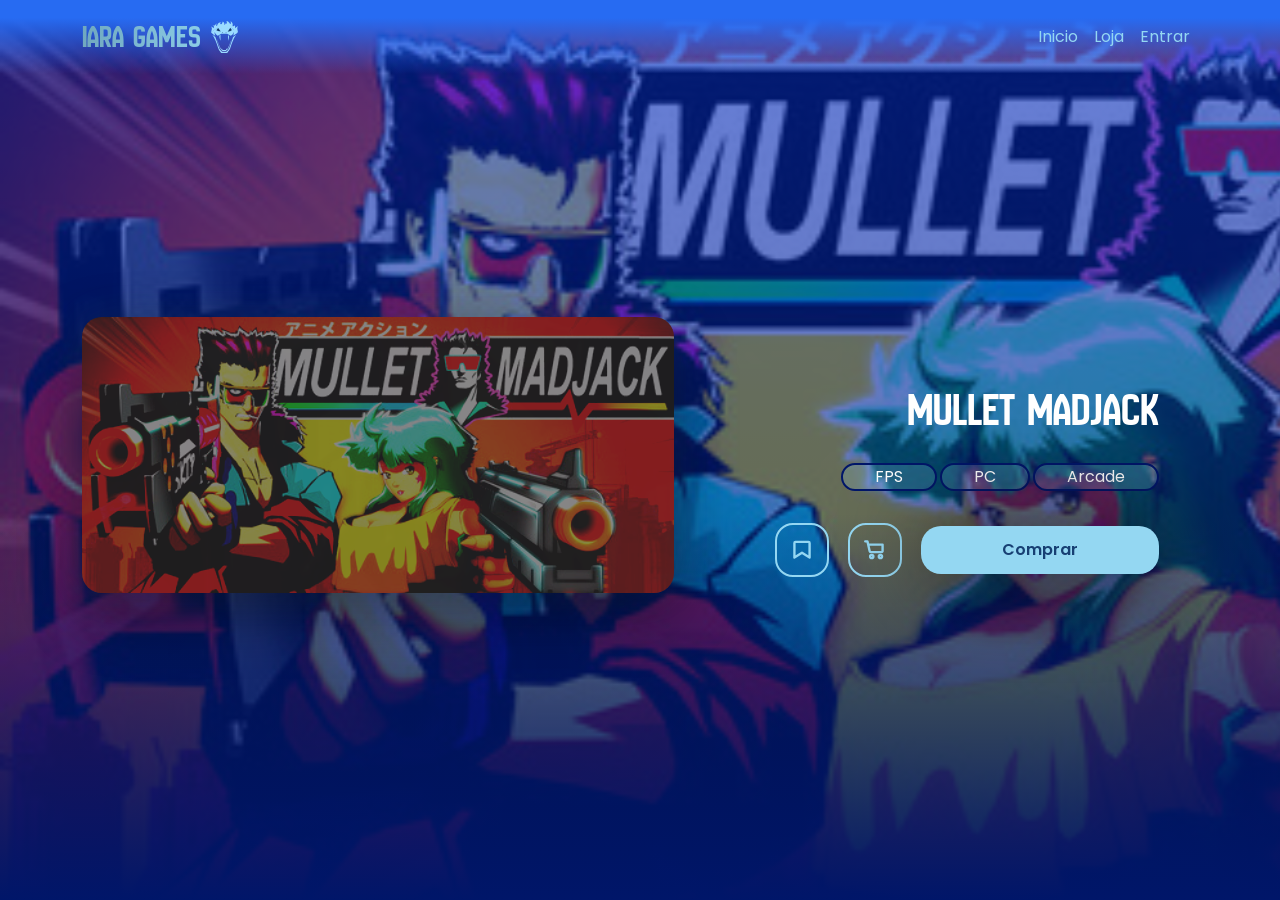
<file: Assets/pages/gamespage/mullet-madjack-game.html>
<!DOCTYPE html>
<html lang="pt-BR">

<head>

    <meta charset="UTF-8">

    <meta name="viewport" content="width=device-width, initial-scale=1.0">

    <!-- fonte dos títulos e textos -->
    <link rel="preconnect" href="https://fonts.googleapis.com">
    <link rel="preconnect" href="https://fonts.gstatic.com" crossorigin>
    <link
        href="https://fonts.googleapis.com/css2?family=New+Amsterdam&family=Poppins:ital,wght@0,100;0,200;0,300;0,400;0,500;0,600;0,700;0,800;0,900;1,100;1,200;1,300;1,400;1,500;1,600;1,700;1,800;1,900&display=swap"
        rel="stylesheet">

    <!-- icone da pagina -->
    <link rel="icon" href="/Assets/Images/favicon.ico" type="image/x-icon">

    <!-- linkando o bootstrap -->

    <link href="https://cdn.jsdelivr.net/npm/bootstrap@5.3.8/dist/css/bootstrap.min.css" rel="stylesheet"
        integrity="sha384-sRIl4kxILFvY47J16cr9ZwB07vP4J8+LH7qKQnuqkuIAvNWLzeN8tE5YBujZqJLB" crossorigin="anonymous">

    <title>Mullet madjack</title>

    <link rel="stylesheet" href="../../CSS/general-style.css">
    <link rel="stylesheet" href="../../CSS/gamepage-style.css">

</head>

<body class="game-4">

    <header>
        <!-- cabecalho -->
        <nav class="navbar navbar-expand-lg">
            <div class="container container-fluid">
                <a class="navbar-brand" href="../../../index.html">
                    <span>Iara Games</span>
                    <img src="../../images/logo.svg" alt="Logo Iara Games">
                </a>
                <div class="collapse navbar-collapse" id="navbarText">
                    <ul class="navbar-nav ms-auto mb-lg-0">
                        <li class="nav-item">
                            <a class="nav-link" aria-current="page" href="../../../index.html">Inicio</a>
                        </li>
                        <li class="nav-item">
                            <a class="nav-link" href="#">Loja</a>
                        </li>
                        <li class="nav-item">
                            <a class="nav-link" href="#">Entrar</a>
                        </li>
                    </ul>
                </div>
            </div>
        </nav>

    </header>

    <!-- PÁGINA -->
    <main>

        <!-- CONTEÚDO -->
        <section class="game-content">

            <div class="container">

                <div class="row align-items-center g-5">

                    <!-- IMAGEM -->
                    <div class="col-lg-7 image-container">

                        <div class="banner-wrapper">

                            <img src="../../images/banners/mulletmadjack.svg" alt="Banner do jogo"
                                class="img-fluid game-banner">

                        </div>

                    </div>

                    <!-- INFO -->
                    <div class="col-lg-5">

                        <div class="game-info-box">

                            <h1 class="game-title">

                                mullet madjack

                            </h1>

                            <div class="game-tags">

                                <p class="tags">FPS</p>
                                <p class="tags">PC</p>
                                <p class="tags">Arcade</p>

                            </div>

                            <div class="game-buttons">

                                <button class="btn button-secondary button-icon save-button" type="button" aria-label="Salvar jogo" aria-pressed="false">
                                    <svg viewBox="0 0 24 24" aria-hidden="true">
                                        <path d="M6 4.5h12a1 1 0 0 1 1 1V19l-7-4.5L5 19V5.5a1 1 0 0 1 1-1Z"></path>
                                    </svg>
                                </button>

                                <button class="btn button-secondary button-icon cart-button" type="button" aria-label="Adicionar ao carrinho" aria-pressed="false">
                                    <svg viewBox="0 0 24 24" aria-hidden="true">
                                        <circle cx="9" cy="18" r="1.5"></circle>
                                        <circle cx="17" cy="18" r="1.5"></circle>
                                        <path d="M3 4h2l2.1 9.2a1 1 0 0 0 1 .8h9.9a1 1 0 0 0 1-.8L19 7H7"></path>
                                    </svg>
                                </button>

                                <button class="btn button-primary">

                                    Comprar

                                </button>

                            </div>

                        </div>

                    </div>

                </div>

            </div>

        </section>

    </main>

    <script src="../../JS/saveGame.js"></script>

</body>

</html>
</file>
<file: Assets/CSS/general-style.css>
:root {
    --azul-claro: #94d7f2;
    --azul-claro-hover: #70a8bf;
    --roxo: #4160d8;
    --azul-escuro: #276bf2;
    --azul-escuro-hover: #173f73;
    --background: #001669;

}

* {
    margin: 0;
    padding: 0;
    box-sizing: border-box;
    font-family: 'Poppins', sans-serif;
}

.navbar-brand {
    display: flex;
    align-items: center;
    gap: 10px;
    font-size: 2rem !important;
    background: linear-gradient(90deg,
            var(--azul-claro-hover),
            var(--azul-claro));
    background-clip: text;
    -webkit-background-clip: text;
    -webkit-text-fill-color: transparent;
}

.navbar-brand>span {
    font-family: "New Amsterdam", sans-serif !important;
}

.nav-link {
    color: var(--azul-claro) !important;
}

.navbar .nav-link:hover {
    color: white !important;
}

.btn {
    border-radius: 20px !important;
    transition: 0.3s;
    box-shadow: 10px 1px 90px #120000e6;
    display: flex !important;
    align-items: center;
    justify-content: center;
    text-align: center;
    padding: .7rem 5rem !important;
    font-weight: 600 !important;
}

.button-primary {
    background-color: var(--azul-claro) !important;
    color: var(--azul-escuro-hover) !important;

}

.btn:hover {
    color: white !important;
    background-color: var(--azul-claro-hover) !important;
}

.button-secondary {
    color: var(--azul-claro) !important;
    background-color: transparent !important;
    border: 1px solid var(--azul-claro) !important;
}

.tags {
    background-color: rgba(148, 215, 242, 0.2);
    border: 2px solid var(--background);
    border-radius: 20px;
    padding-inline: 2rem;
    color: white;
    white-space: nowrap;
}
</file>
<file: Assets/CSS/index-style.css>
header {
    background: linear-gradient(to bottom, var(--azul-escuro),
            #0027B5 20%);
}

html,
body {
    background: linear-gradient(to bottom,
            #0027B5 26%,
            var(--background) 55%);
}


.hero-title {
    font-family: 'NEW AMSTERDAM', sans-serif;
    font-size: 4rem;
    color: white;
    line-height: 1;
    text-transform: uppercase;

}

.hero-text {
    font-size: 1.75rem;
    color: white;
}

.hero {
    min-height: 100vh;
}

.hero-container {
    display: grid;
    grid-template-columns: auto 1fr auto;
    align-items: center;
    width: 99vw !important;
    max-width: 100vw !important;
}

.text-hero-container {
    grid-column: 2;
    justify-self: end;
}

main {
    display: flex;
    flex-direction: column;
    gap: 10rem;
}


.game-card {
    background: linear-gradient(to bottom, var(--background) 24%, var(--azul-escuro) 100%);
    border: none !important;
    border-radius: 20px !important;
    padding: 1.5rem;
}

.bg-image-card-1 {
    background: url('../images/games/lenda-do-heroi-cover.svg') top center no-repeat !important;
    height: 40vh;
    border-radius: 20px;
}

.bg-image-card-2 {
    background: url('../images/games/dandara-game-cover.svg') no-repeat top center !important;
    height: 40vh;
    border-radius: 20px;
}

.bg-image-card-3 {
    background: url('../images/games/monica-game-cover.svg') no-repeat top center !important;
    height: 40vh;
    border-radius: 20px;
}

.bg-image-card-4 {
    background: url('../images/games/mullet-madjack-game-cover.svg') no-repeat top center !important;
    height: 40vh;
    border-radius: 20px;
}

.bg-image-card-5 {
    background: url('../images/games/blazing-game-cover.svg') no-repeat top center !important;
    height: 40vh;
    border-radius: 20px;
}

.bg-image-card-6 {
    background: url('../images/games/momodora-game-cover.svg') no-repeat top center !important;
    height: 40vh;
    border-radius: 20px;
}

.card-body {
    display: flex;
    flex-direction: column;
    gap: 2rem !important;
}

.game-title {
    color: white;
    font-family: 'Poppins', sans-serif;
    font-size: 1.5rem;
    font-weight: bold;
    white-space: nowrap;
    overflow: hidden;
    text-overflow: ellipsis;
}

.game-tags {
    display: flex;
    gap: 10px;
    overflow-y: auto;
    scrollbar-width: none;
}

.game-tags::-webkit-scrollbar {
    display: none;
}

.game-info {
    color: rgb(255, 255, 255);
    display: flex;
    justify-content: space-between;
}

.game-price {
    font-weight: bold;
}

.access-game-btn {
    width: 100% !important;
}


.section-title {
    color: white;
    font-family: 'new amsterdam', sans-serif;
}

.category-filter {
    position: relative;
    display: flex;
    align-items: center;
    justify-content: space-between;
    gap: 2rem;
    margin-top: 1rem;
    padding: 1.25rem;
    overflow: hidden;
    background: linear-gradient(110deg, rgba(39, 107, 242, 0.28), rgba(0, 22, 105, 0.82));
    border: 1px solid rgba(148, 215, 242, 0.35);
    border-radius: 20px;
    box-shadow: 0 18px 45px rgba(0, 8, 48, 0.24);
}

.category-filter__intro {
    position: relative;
    z-index: 1;
    min-width: max-content;
}

.category-filter__eyebrow {
    display: block;
    margin-bottom: 0.15rem;
    color: var(--azul-claro);
    font-size: 0.72rem;
    font-weight: 700;
    letter-spacing: 0.16em;
}

.category-filter__intro p {
    margin: 0;
    color: white;
    font-size: 1.15rem;
    font-weight: 600;
}

.category-filter__options {
    position: relative;
    z-index: 1;
    display: grid;
    grid-template-columns: repeat(3, minmax(110px, 1fr));
    gap: 0.6rem;
    width: min(100%, 430px);
    padding: 0.35rem;
    background-color: rgba(0, 12, 69, 0.58);
    border-radius: 16px;
}

.category-filter__button {
    display: flex;
    align-items: center;
    justify-content: center;
    gap: 0.55rem;
    min-height: 44px;
    padding: 0.65rem 0.9rem;
    border: 1px solid transparent;
    border-radius: 12px;
    background-color: transparent;
    color: white;
    font-weight: 600;
    transition: background-color 0.2s ease, color 0.2s ease, transform 0.2s ease;
}

.category-filter__button span {
    display: inline-grid;
    place-items: center;
    min-width: 1.45rem;
    height: 1.45rem;
    padding-inline: 0.3rem;
    border-radius: 50%;
    background-color: rgba(148, 215, 242, 0.16);
    color: var(--azul-claro);
    font-size: 0.75rem;
}

.category-filter__button:hover {
    background-color: rgba(148, 215, 242, 0.1);
}

.category-filter__button:focus-visible {
    outline: 3px solid white;
    outline-offset: 2px;
}

.category-filter__button.is-active {
    background-color: var(--azul-claro);
    color: var(--background);
    box-shadow: 0 8px 24px rgba(0, 0, 0, 0.2);
}

.category-filter__button.is-active span {
    background-color: var(--background);
    color: white;
}

.category-filter__result {
    min-height: 1.5rem;
    margin: 0.75rem 0 1.25rem;
    color: var(--azul-claro);
    font-size: 0.9rem;
}

.horizontal-game-card.is-hidden {
    display: none;
}

.horizontal-game-card {
    display: flex;
    align-items: center;
    gap: 20px;

    background-image: linear-gradient(to right, var(--background) 24%, var(--azul-escuro) 100%);

    border-radius: 20px;

    transition: 0.3s;

    padding: 0 !important;
}

.horizontal-game-card:hover {
    cursor: pointer;
    transform: translateY(-3px);

}

.container-image {
    width: 25vw;
    height: 25vh;
}

.horizontal-game-card img {
    width: 100%;
    border-radius: 20px 0 0 20px;
    object-fit: cover;
    height: 100%;
    object-position: 50% 30%;
}

.horizontal-game-info {
    color: white;
    display: flex;
    justify-content: space-between;
    align-items: center;
    width: 58vw;
    padding-inline: 5rem;
}

.horizontal-game-info h3 {
    font-weight: bold;
    max-width: 80%;
    display: flex;
    flex-wrap: wrap;
}

.game-tags-horizontal {
    max-width: 80%;
    display: flex;
    flex-wrap: wrap;
    gap: 3px;
}

@media (max-width: 1200px) {
    .hero-container {
        width: 100vw !important;
    }

    .horizontal-game-info {
        padding-inline: 2rem;
    }

    .hero-content {
        width: 80%;
    }

    .hero-title {
        font-size: 3rem;
    }

    .hero-text {
        font-size: 1.25rem;
    }
}

@media (max-width: 991px) {
    .hero-content {
        width: 50%;
    }

    .category-filter {
        align-items: flex-start;
        flex-direction: column;
        gap: 1rem;
    }

    .category-filter__options {
        width: 100%;
    }
}

@media (max-width: 575px) {
    .category-filter {
        padding: 1rem;
    }

    .category-filter__intro {
        min-width: 0;
    }

    .category-filter__intro p {
        font-size: 1rem;
    }

    .category-filter__options {
        grid-template-columns: repeat(3, 1fr);
        gap: 0.3rem;
        padding: 0.25rem;
    }

    .category-filter__button {
        gap: 0.3rem;
        padding-inline: 0.45rem;
        font-size: 0.8rem;
    }

    .category-filter__button span {
        min-width: 1.25rem;
        height: 1.25rem;
        font-size: 0.68rem;
    }
}

@media (prefers-reduced-motion: reduce) {
    .category-filter__button {
        transition: none;
    }
}
</file>
<file: Assets/CSS/form-style.css>
header {
    background: linear-gradient(to bottom, var(--azul-escuro),
            #0027B5);
}

html,
body {
    background: linear-gradient(to bottom,
            #0027B5 26%,
            var(--background) 55%);
}

main {
    min-height: 90vh;
    display: flex;
    align-items: center;
    justify-content: center;
}

.register-title {
    color: white;
    font-size: 2rem;
    font-family: 'New Amsterdam', sans-serif;
    margin-bottom: 2rem;
}

.register-box {
    background: rgba(255, 255, 255, 0.05);
    border: 1px solid rgba(255, 255, 255, 0.1);
    border-radius: 20px;
    padding: 3.125rem;
}

.form-title {
    text-align: center;
    color: white;
    margin-bottom: 2rem;
    font-family: 'New Amsterdam', sans-serif;
}

.custom-input {
    background: transparent !important;
    border: 2px solid var(--azul-claro) !important;
    border-radius: 20px !important;
    height: 4rem;
    color: var(--azul-claro) !important;
    padding: 0 1.2rem;
}

.custom-input::placeholder {
    color: var(--azul-claro) !important;
}

.input-wrapper {
    position: relative;
}

.input-icon {

    position: absolute;

    right: 25px;

    top: 50%;

    transform: translateY(-50%);

    color: var(--azul-claro);

    font-size: 1.3rem;
}

/* ÍCONE DO CALENDÁRIO */
input[type="date"]::-webkit-calendar-picker-indicator {

    filter:
        invert(89%) sepia(31%) saturate(514%) hue-rotate(165deg);

    cursor: pointer;
}

input[type="date"] {

    color: var(--azul-claro) !important;

    padding-right: 1.3rem;

    appearance: none;

    -webkit-appearance: none;
}

input[type="date"]::-webkit-datetime-edit {

    color: var(--azul-claro) !important;
}
</file>
<file: Assets/CSS/gamepage-style.css>
body {
    min-height: 100vh;
    background-size: cover !important;
    background-repeat: no-repeat !important;
}

header {
    background: linear-gradient(to bottom, var(--azul-escuro) 24%,
            transparent);
}

main {
    height: 90vh;
    display: flex;
    align-items: center;
    justify-content: center;
}

.game-content {
    width: 100vw;
}

.game-1 {
    background-image:
        linear-gradient(to bottom, transparent 57%, var(--background)),
        url('../images/banners/lenda-do-heroi.png'),
        linear-gradient(to bottom, #0029c0, var(--background))
}

.game-2 {
    background-image:
        linear-gradient(to bottom, transparent 57%, var(--background)),
        url('../images/banners/monica.svg'),
        linear-gradient(to bottom, #0029c0, var(--background))
}

.game-3 {
    background-image:
        linear-gradient(to bottom, transparent 57%, var(--background)),
        url('../images/banners/momodora.svg'),
        linear-gradient(to bottom, #0029c0, var(--background))
}

.game-4 {
    background-image:
        linear-gradient(to bottom, transparent 57%, var(--background)),
        url('../images/banners/mulletmadjack.svg'),
        linear-gradient(to bottom, #0029c0, var(--background))
}

.game-5 {
    background-image:
        linear-gradient(to bottom, transparent 57%, var(--background)),
        url('../images/banners/dandara.svg'),
        linear-gradient(to bottom, #0029c0, var(--background))
}

.game-6 {
    background-image:
        linear-gradient(to bottom, transparent 57%, var(--background)),
        url('../images/banners/blazing.svg'),
        linear-gradient(to bottom, #0029c0, var(--background))
}

.image-container {
    width: 50vw !important;
    margin: 0 !important;
}

/* WRAPPER DA IMAGEM */
.banner-wrapper {
    box-shadow:
        0 20px 60px rgba(0, 0, 0, 0.45),
        0 0 40px rgba(141, 224, 255, 0.08);
    background-color: #353131f5;
    border-radius: 20px;
}

.banner-wrapper img {
    filter: contrast(1.3) saturate(1.2);
    border-radius: 20px;
    object-fit: cover;
    width: 100%;
    height: 100%;
}

/* CAIXA DE INFO */
.game-info-box {

    display: flex;

    flex-direction: column;

    align-items: end;

    text-align: end;
    gap: 1rem;
}

/* TÍTULO */
.game-title {

    font-family: 'new amsterdam', sans-serif;

    color: white;

    font-size: 3rem;
}

/* TAGS */
.game-tags {
    max-width: 80%;
    display: flex;
    flex-wrap: wrap;
    gap: 3px;
}

/* BOTÕES */
.game-buttons {

    display: flex;

    align-items: center;

    gap: 1.2rem;
}

/* FAVORITO */
.button-icon {
    display: flex;
    align-items: center;
    justify-content: center;
    width: 54px !important;
    min-width: 54px !important;
    height: 54px !important;
    padding: 0 !important;
    border-radius: 18px !important;
    background-color: transparent !important;
    border: 2px solid var(--azul-claro) !important;
    color: var(--azul-claro) !important;
    box-shadow: none !important;
    transition: 0.2s ease;
}

.button-icon svg {
    width: 26px;
    height: 26px;
    display: block;
    fill: none;
    stroke: currentColor;
    stroke-width: 2.2;
    stroke-linecap: round;
    stroke-linejoin: round;
}

.button-icon.ativo {
    background-color: rgba(148, 215, 242, 0.12) !important;
    border-color: var(--azul-claro) !important;
    color: var(--azul-claro) !important;
}

.save-button.ativo svg {
    fill: var(--azul-claro);
    stroke: var(--azul-claro);
}

.save-notification {
    position: fixed;
    left: 50%;
    top: 26px;
    transform: translateX(-50%) translateY(-10px);
    opacity: 0;
    visibility: hidden;
    background: rgba(148, 215, 242, 0.25);
    border: 1px solid rgba(148, 215, 242, 0.4);
    border-radius: 999px;
    padding: 1rem 2rem;
    color: white;
    font-size: 1.05rem;
    font-weight: 500;
    box-shadow: 0 10px 25px rgba(0, 0, 0, 0.18);
    transition: opacity 0.25s ease, transform 0.25s ease, visibility 0.25s ease;
    z-index: 1000;
    white-space: nowrap;
}

.save-notification.visible {
    opacity: 1;
    visibility: visible;
    transform: translateX(-50%) translateY(0);
}

.cart-button svg {
    fill: none;
}

/* RESPONSIVIDADE */
@media(max-width: 992px) {

    .game-content {

        padding-top: 100px;
    }

    .game-title {

        font-size: 3.8rem;
    }

    .game-info-box {

        margin-top: 40px;
    }
}


@media(max-width: 768px) {

    .game-title {

        font-size: 3rem;
    }

    .game-buttons {

        flex-direction: column;

        width: 100%;
    }

    .buy-btn {

        width: 100%;
    }

    .favorite-btn {

        width: 100%;
    }

    .navbar-brand {

        font-size: 1.7rem;
    }
}
</file>
